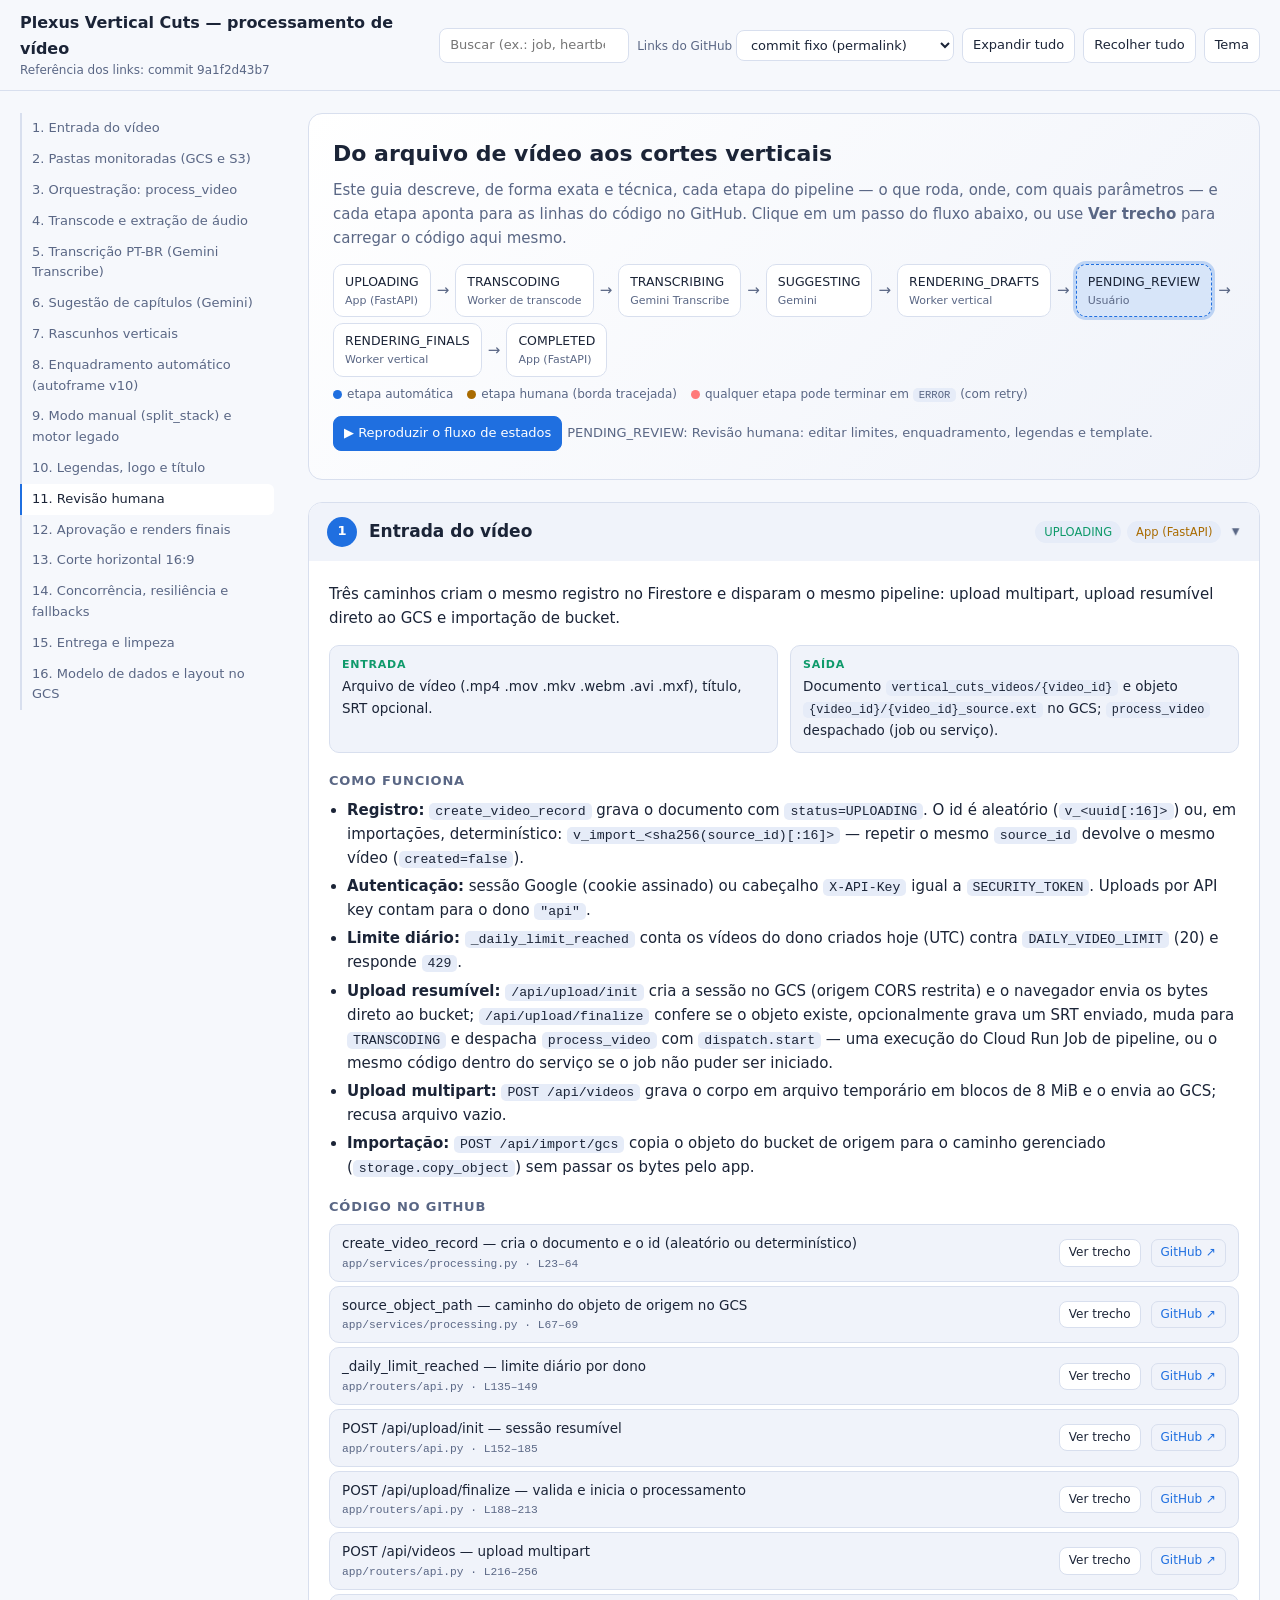
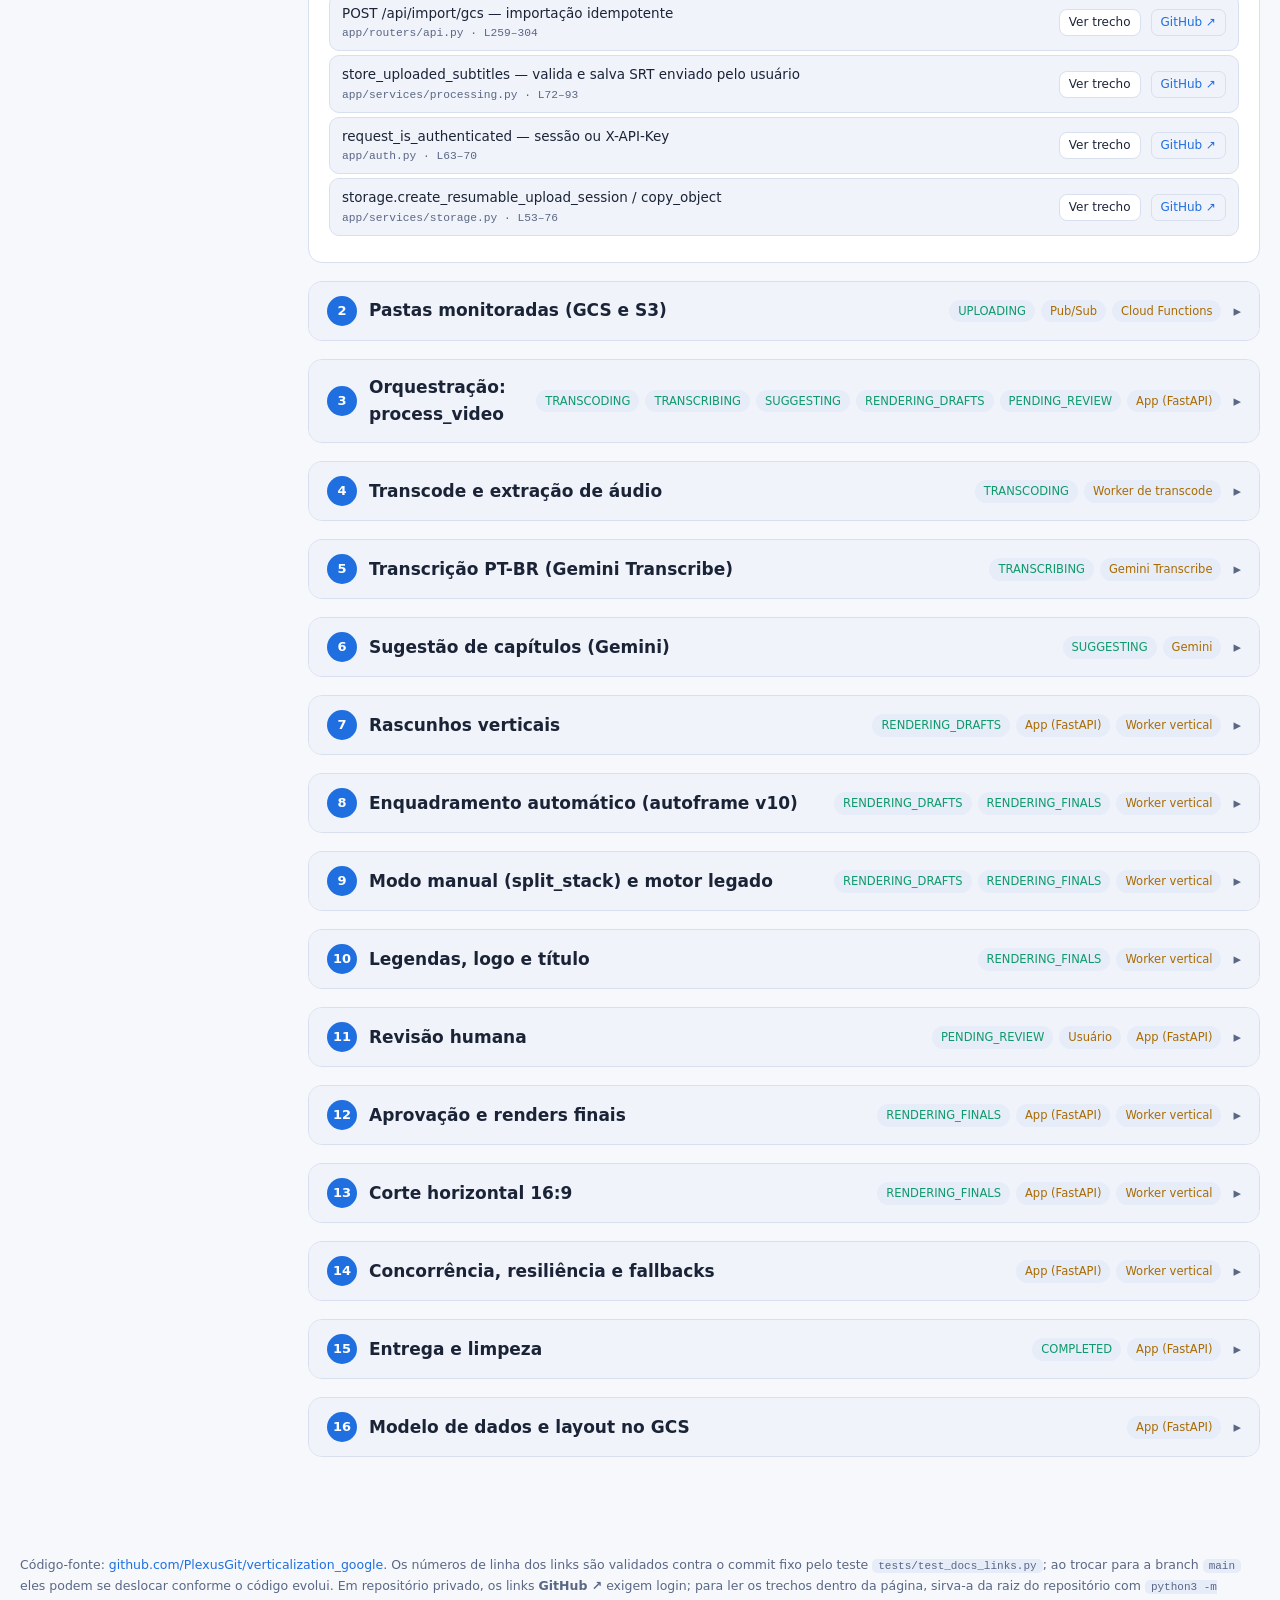
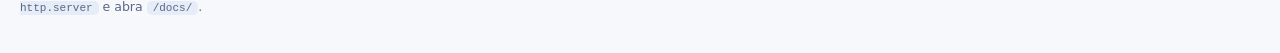
<file: docs/index.html>
<!doctype html>
<html lang="pt-BR">
<head>
<meta charset="utf-8">
<meta name="viewport" content="width=device-width, initial-scale=1">
<title>Plexus Vertical Cuts — Como o vídeo é processado</title>
<style>
:root{--bg:#0f1420;--panel:#171e2e;--panel2:#1d2538;--line:#2a3550;--text:#e6ebf5;--muted:#9aa8c7;--accent:#5aa2ff;--accent2:#7ee2b8;--warn:#ffcf6b;--code:#0b0f19;--chip:#24304a}
:root[data-theme=light]{--bg:#f6f8fc;--panel:#ffffff;--panel2:#f0f3fa;--line:#d8dfee;--text:#1b2437;--muted:#5a6785;--accent:#1f6fe0;--accent2:#0f9a6b;--warn:#a96b00;--code:#f3f5fa;--chip:#e6ecf8}
*{box-sizing:border-box}html{scroll-behavior:smooth;scroll-padding-top:76px}
body{margin:0;background:var(--bg);color:var(--text);font:15px/1.6 system-ui,-apple-system,Segoe UI,Roboto,sans-serif}
a{color:var(--accent);text-decoration:none}a:hover{text-decoration:underline}
code,pre,.mono{font-family:ui-monospace,SFMono-Regular,Menlo,Consolas,monospace}
code{background:var(--chip);padding:1px 6px;border-radius:5px;font-size:.88em}
header{position:sticky;top:0;z-index:20;background:color-mix(in srgb,var(--bg) 92%,transparent);backdrop-filter:blur(8px);border-bottom:1px solid var(--line);display:flex;gap:14px;align-items:center;flex-wrap:wrap;padding:10px 20px}
header h1{font-size:16px;margin:0;flex:1;min-width:230px}header h1 small{display:block;color:var(--muted);font-weight:400;font-size:12px}
.ctl{display:flex;gap:8px;align-items:center;flex-wrap:wrap}
select,input[type=search],button{background:var(--panel);color:var(--text);border:1px solid var(--line);border-radius:8px;padding:6px 10px;font:inherit;font-size:13px}
button{cursor:pointer}button:hover{border-color:var(--accent)}button.primary{background:var(--accent);border-color:var(--accent);color:#fff}
input[type=search]{width:190px}
.layout{display:grid;grid-template-columns:260px minmax(0,1fr);gap:28px;max-width:1380px;margin:0 auto;padding:22px 20px 80px}
nav#toc{position:sticky;top:76px;align-self:start;max-height:calc(100vh - 96px);overflow:auto;font-size:13px;padding-right:6px}
nav#toc a{display:block;padding:5px 10px;border-left:2px solid var(--line);color:var(--muted);border-radius:0 6px 6px 0}
nav#toc a.active{border-left-color:var(--accent);color:var(--text);background:var(--panel)}
nav#toc a.hidden{display:none}
.hero{background:linear-gradient(135deg,var(--panel),var(--panel2));border:1px solid var(--line);border-radius:14px;padding:22px 24px;margin-bottom:22px}
.hero h2{margin:0 0 6px;font-size:22px}.hero p{margin:6px 0;color:var(--muted)}
.flow{display:flex;flex-wrap:wrap;gap:6px;align-items:center;margin:14px 0 6px}
.node{border:1px solid var(--line);background:var(--panel);border-radius:10px;padding:7px 11px;font-size:12.5px;cursor:pointer;transition:.2s;position:relative}
.node b{display:block;font-size:11px;color:var(--muted);font-weight:500}
.node.on{border-color:var(--accent);background:color-mix(in srgb,var(--accent) 18%,var(--panel));box-shadow:0 0 0 3px color-mix(in srgb,var(--accent) 25%,transparent)}
.node.user{border-style:dashed}.node.err{border-color:#ff7a7a}
.arrow{color:var(--muted)}
.legend{display:flex;gap:14px;flex-wrap:wrap;font-size:12px;color:var(--muted);margin-top:8px}
.dot{display:inline-block;width:9px;height:9px;border-radius:50%;margin-right:5px;vertical-align:middle}
details.stage{background:var(--panel);border:1px solid var(--line);border-radius:14px;margin:0 0 18px;overflow:hidden}
details.stage.hit{outline:2px solid var(--accent2)}
details.stage>summary,.stage-head{display:flex;gap:12px;align-items:center;padding:14px 18px;cursor:pointer;list-style:none;background:var(--panel2)}
.stage-head::-webkit-details-marker{display:none}
.num{flex:none;width:30px;height:30px;border-radius:50%;background:var(--accent);color:#fff;display:grid;place-items:center;font-weight:700;font-size:13px}
.stage-head h3{margin:0;font-size:17px;flex:1}
.chips{display:flex;gap:6px;flex-wrap:wrap}.chip{background:var(--chip);border-radius:999px;padding:2px 9px;font-size:11.5px;color:var(--muted)}
.chip.st{color:var(--accent2)}.chip.who{color:var(--warn)}
.caret{color:var(--muted);transition:.2s}details[open]>.stage-head .caret{transform:rotate(90deg)}
.body{padding:6px 20px 20px}
.body h4{margin:18px 0 6px;font-size:13px;text-transform:uppercase;letter-spacing:.06em;color:var(--muted)}
.body ul{margin:6px 0 6px 18px;padding:0}.body li{margin:4px 0}
.io{display:grid;grid-template-columns:1fr 1fr;gap:12px;margin:12px 0}
.io>div{background:var(--panel2);border:1px solid var(--line);border-radius:10px;padding:10px 12px;font-size:13.5px}
.io b{display:block;font-size:11px;text-transform:uppercase;letter-spacing:.07em;color:var(--accent2);margin-bottom:3px}
table.t{width:100%;border-collapse:collapse;font-size:13.5px;margin:6px 0}
table.t th,table.t td{border-bottom:1px solid var(--line);padding:6px 8px;text-align:left;vertical-align:top}
table.t th{color:var(--muted);font-weight:600;font-size:12px}
.refs{list-style:none;margin:6px 0!important;padding:0!important}
.ref{border:1px solid var(--line);border-radius:10px;margin:7px 0;background:var(--panel2)}
.ref-row{display:flex;gap:10px;align-items:center;padding:8px 12px;flex-wrap:wrap}
.ref-row .lbl{flex:1;min-width:200px;font-size:13.5px}
.ref-row .lbl small{display:block;color:var(--muted)}
.ref-row a.gh{font-size:12px;border:1px solid var(--line);border-radius:7px;padding:3px 9px;white-space:nowrap}
.ref-row button{font-size:12px;padding:3px 9px}
pre.snip{margin:0;padding:10px 12px;background:var(--code);border-top:1px solid var(--line);overflow:auto;font-size:12.3px;line-height:1.5;max-height:420px}
pre.snip .ln{color:var(--muted);user-select:none;display:inline-block;width:46px;text-align:right;margin-right:12px}
.note{border-left:3px solid var(--warn);background:color-mix(in srgb,var(--warn) 10%,var(--panel2));padding:8px 12px;border-radius:0 8px 8px 0;margin:10px 0;font-size:13.5px}
.tabs{display:flex;gap:6px;margin:12px 0 0;flex-wrap:wrap}.tabs button.on{background:var(--accent);border-color:var(--accent);color:#fff}
.tabpane{display:none;padding-top:4px}.tabpane.on{display:block}
.widget{background:var(--panel2);border:1px solid var(--line);border-radius:12px;padding:14px;margin:14px 0}
.widget h5{margin:0 0 8px;font-size:14px}
.row{display:flex;gap:16px;flex-wrap:wrap;align-items:flex-start}
canvas{background:#000;border-radius:8px;max-width:100%;border:1px solid var(--line)}
label.sl{display:block;font-size:12.5px;color:var(--muted);margin:6px 0}label.sl input[type=range]{width:100%}
.out{font-size:13px}.out b{color:var(--accent2)}
.fp label{display:flex;gap:8px;align-items:flex-start;margin:5px 0;font-size:13.5px}
.verdict{margin-top:10px;padding:10px 12px;border-radius:8px;font-weight:600}
.verdict.ok{background:color-mix(in srgb,var(--accent2) 16%,transparent);color:var(--accent2)}
.verdict.bad{background:color-mix(in srgb,var(--warn) 16%,transparent);color:var(--warn)}
footer{max-width:1380px;margin:0 auto;padding:0 20px 40px;color:var(--muted);font-size:12.5px}
mark{background:color-mix(in srgb,var(--warn) 45%,transparent);color:inherit;border-radius:3px}
@media(max-width:900px){.layout{grid-template-columns:1fr}nav#toc{display:none}.io{grid-template-columns:1fr}}
</style>
</head>
<body>
<header>
  <h1>Plexus Vertical Cuts — processamento de vídeo<small id="refline"></small></h1>
  <div class="ctl">
    <input id="q" type="search" placeholder="Buscar (ex.: job, heartbeat, ffmpeg, fingerprint)…" aria-label="Buscar">
    <label style="font-size:12px;color:var(--muted)">Links do GitHub
      <select id="refsel">
        <option value="commit">commit fixo (permalink)</option>
        <option value="branch">branch main (pode mudar)</option>
      </select></label>
    <button id="expand">Expandir tudo</button>
    <button id="collapse">Recolher tudo</button>
    <button id="theme" aria-label="Alternar tema">Tema</button>
  </div>
</header>

<div class="layout">
  <nav id="toc" aria-label="Etapas"></nav>
  <main id="content">
    <div class="hero" id="hero">
      <h2>Do arquivo de vídeo aos cortes verticais</h2>
      <p>Este guia descreve, de forma exata e técnica, cada etapa do pipeline — o que roda, onde, com quais parâmetros — e cada etapa aponta para as linhas do código no GitHub. Clique em um passo do fluxo abaixo, ou use <b>Ver trecho</b> para carregar o código aqui mesmo.</p>
      <div class="flow" id="flow"></div>
      <div class="legend">
        <span><i class="dot" style="background:var(--accent)"></i>etapa automática</span>
        <span><i class="dot" style="background:var(--warn)"></i>etapa humana (borda tracejada)</span>
        <span><i class="dot" style="background:#ff7a7a"></i>qualquer etapa pode terminar em <code>ERROR</code> (com retry)</span>
      </div>
      <p style="margin-top:12px"><button class="primary" id="play">▶ Reproduzir o fluxo de estados</button> <span id="playinfo" class="out"></span></p>
    </div>
    <div id="stages"></div>
  </main>
</div>
<footer>
  Código-fonte: <a id="repolink" target="_blank" rel="noopener"></a>. Os números de linha dos links são validados contra o commit fixo pelo teste <code>tests/test_docs_links.py</code>; ao trocar para a branch <code>main</code> eles podem se deslocar conforme o código evolui. Em repositório privado, os links <b>GitHub ↗</b> exigem login; para ler os trechos dentro da página, sirva-a da raiz do repositório com <code>python3 -m http.server</code> e abra <code>/docs/</code>.
</footer>

<script type="application/json" id="doc-data">
{
  "repo": "https://github.com/PlexusGit/verticalization_google",
  "commit": "9a1f2d43b79993751ced3e676be9519b422d91a1",
  "branch": "main",
  "states": [
    {"id": "UPLOADING", "label": "UPLOADING", "who": "app", "stage": "intake", "text": "Registro criado; aguardando o arquivo de origem."},
    {"id": "TRANSCODING", "label": "TRANSCODING", "who": "transcode", "stage": "transcode", "text": "Worker de transcode gera o MP4 H.264 normalizado e os blocos de áudio MP3."},
    {"id": "TRANSCRIBING", "label": "TRANSCRIBING", "who": "transcribe", "stage": "transcribe", "text": "Gemini Transcribe (com Chirp 3 como fallback) transcreve cada bloco de áudio."},
    {"id": "SUGGESTING", "label": "SUGGESTING", "who": "gemini", "stage": "suggest", "text": "Gemini propõe capítulos a partir das legendas."},
    {"id": "RENDERING_DRAFTS", "label": "RENDERING_DRAFTS", "who": "render", "stage": "drafts", "text": "Um rascunho vertical (sem legendas/template) por capítulo."},
    {"id": "PENDING_REVIEW", "label": "PENDING_REVIEW", "who": "user", "stage": "review", "text": "Revisão humana: editar limites, enquadramento, legendas e template."},
    {"id": "RENDERING_FINALS", "label": "RENDERING_FINALS", "who": "render", "stage": "approve", "text": "Finais verticais com legendas e template + corte horizontal 16:9."},
    {"id": "COMPLETED", "label": "COMPLETED", "who": "app", "stage": "delivery", "text": "Tudo pronto para download."}
  ],
  "stages": [
    {
      "id": "intake", "title": "Entrada do vídeo", "status": ["UPLOADING"], "who": ["app"],
      "summary": "Três caminhos criam o mesmo registro no Firestore e disparam o mesmo pipeline: upload multipart, upload resumível direto ao GCS e importação de bucket.",
      "io": {"in": "Arquivo de vídeo (.mp4 .mov .mkv .webm .avi .mxf), título, SRT opcional.", "out": "Documento <code>vertical_cuts_videos/{video_id}</code> e objeto <code>{video_id}/{video_id}_source.ext</code> no GCS; <code>process_video</code> despachado (job ou serviço)."},
      "facts": [
        "<b>Registro:</b> <code>create_video_record</code> grava o documento com <code>status=UPLOADING</code>. O id é aleatório (<code>v_&lt;uuid[:16]&gt;</code>) ou, em importações, determinístico: <code>v_import_&lt;sha256(source_id)[:16]&gt;</code> — repetir o mesmo <code>source_id</code> devolve o mesmo vídeo (<code>created=false</code>).",
        "<b>Autenticação:</b> sessão Google (cookie assinado) ou cabeçalho <code>X-API-Key</code> igual a <code>SECURITY_TOKEN</code>. Uploads por API key contam para o dono <code>\"api\"</code>.",
        "<b>Limite diário:</b> <code>_daily_limit_reached</code> conta os vídeos do dono criados hoje (UTC) contra <code>DAILY_VIDEO_LIMIT</code> (20) e responde <code>429</code>.",
        "<b>Upload resumível:</b> <code>/api/upload/init</code> cria a sessão no GCS (origem CORS restrita) e o navegador envia os bytes direto ao bucket; <code>/api/upload/finalize</code> confere se o objeto existe, opcionalmente grava um SRT enviado, muda para <code>TRANSCODING</code> e despacha <code>process_video</code> com <code>dispatch.start</code> — uma execução do Cloud Run Job de pipeline, ou o mesmo código dentro do serviço se o job não puder ser iniciado.",
        "<b>Upload multipart:</b> <code>POST /api/videos</code> grava o corpo em arquivo temporário em blocos de 8 MiB e o envia ao GCS; recusa arquivo vazio.",
        "<b>Importação:</b> <code>POST /api/import/gcs</code> copia o objeto do bucket de origem para o caminho gerenciado (<code>storage.copy_object</code>) sem passar os bytes pelo app."
      ],
      "refs": [
        {"label": "create_video_record — cria o documento e o id (aleatório ou determinístico)", "path": "app/services/processing.py", "start": 23, "end": 64, "symbol": "def create_video_record"},
        {"label": "source_object_path — caminho do objeto de origem no GCS", "path": "app/services/processing.py", "start": 67, "end": 69, "symbol": "def source_object_path"},
        {"label": "_daily_limit_reached — limite diário por dono", "path": "app/routers/api.py", "start": 135, "end": 149, "symbol": "def _daily_limit_reached"},
        {"label": "POST /api/upload/init — sessão resumível", "path": "app/routers/api.py", "start": 152, "end": 185, "symbol": "async def upload_init"},
        {"label": "POST /api/upload/finalize — valida e inicia o processamento", "path": "app/routers/api.py", "start": 188, "end": 213, "symbol": "async def upload_finalize"},
        {"label": "POST /api/videos — upload multipart", "path": "app/routers/api.py", "start": 216, "end": 256, "symbol": "async def multipart_upload"},
        {"label": "POST /api/import/gcs — importação idempotente", "path": "app/routers/api.py", "start": 259, "end": 304, "symbol": "async def import_gcs"},
        {"label": "store_uploaded_subtitles — valida e salva SRT enviado pelo usuário", "path": "app/services/processing.py", "start": 72, "end": 93, "symbol": "def store_uploaded_subtitles"},
        {"label": "request_is_authenticated — sessão ou X-API-Key", "path": "app/auth.py", "start": 63, "end": 70, "symbol": "def request_is_authenticated"},
        {"label": "storage.create_resumable_upload_session / copy_object", "path": "app/services/storage.py", "start": 53, "end": 76, "symbol": "def copy_object"}
      ]
    },
    {
      "id": "watch", "title": "Pastas monitoradas (GCS e S3)", "status": ["UPLOADING"], "who": ["pubsub", "functions"],
      "summary": "Duas Cloud Functions Gen2 transformam a chegada de um arquivo em um bucket em uma chamada a <code>/api/import/gcs</code>.",
      "io": {"in": "Notificação <code>OBJECT_FINALIZE</code> do GCS (via Pub/Sub) ou evento S3 (via ponte AWS → Pub/Sub).", "out": "<code>POST /api/import/gcs</code> com <code>Idempotency-Key</code> e <code>X-API-Key</code>."},
      "facts": [
        "<b>GCS:</b> a função decodifica a mensagem Pub/Sub (base64 → JSON), ignora eventos que não sejam <code>OBJECT_FINALIZE</code>, outro bucket ou extensão fora da lista, e chama a API; é a API que copia o objeto para o bucket gerenciado.",
        "<b>S3:</b> a função faz <i>streaming</i> do objeto (<code>boto3 get_object</code> → upload resumível do GCS em blocos de 16 MiB, sem passar por memória ou disco) para <code>{S3_GCS_PREFIX}/{bucket}/{hash}/{arquivo}</code> com <code>if_generation_match=0</code>; pula a cópia se o destino já existe; chama a API e, depois, apaga a cópia intermediária.",
        "<b>Idempotência:</b> chave = SHA-256 de <code>bucket + objeto + generation</code> (GCS) ou <code>bucket + chave + versionId/etag/sequencer</code> (S3).",
        "<b>Retentativas:</b> <code>2xx</code>/<code>409</code> = sucesso; <code>400/404/413/415/422</code> = rejeição permanente (confirma a mensagem); <code>401/403/408/429/5xx</code> e erros de rede lançam exceção e o Pub/Sub reentrega (<code>--retry</code>).",
        "O guia operacional (buckets, IAM, gatilhos, ponte AWS) está em <code>watch-folder-functions/README.md</code>."
      ],
      "refs": [
        {"label": "process_gcs_bucket — handler do gatilho GCS", "path": "watch-folder-functions/process_gcs_bucket/main.py", "start": 136, "end": 171, "symbol": "def process_gcs_bucket"},
        {"label": "GCS: _post_import — classificação das respostas da API", "path": "watch-folder-functions/process_gcs_bucket/main.py", "start": 105, "end": 133, "symbol": "def _post_import"},
        {"label": "process_s3_bucket — handler do gatilho S3", "path": "watch-folder-functions/process_S3_bucket/main.py", "start": 259, "end": 291, "symbol": "def process_s3_bucket"},
        {"label": "S3: _download_and_upload — streaming S3 → GCS", "path": "watch-folder-functions/process_S3_bucket/main.py", "start": 152, "end": 193, "symbol": "def _download_and_upload"},
        {"label": "S3: _idempotency_key / _destination_path", "path": "watch-folder-functions/process_S3_bucket/main.py", "start": 128, "end": 142, "symbol": "def _idempotency_key"},
        {"label": "deploy da função GCS (gatilho Pub/Sub, segredo da API)", "path": "watch-folder-functions/process_gcs_bucket/deploy.sh", "start": 36, "end": 49, "symbol": "gcloud functions deploy"}
      ]
    },
    {
      "id": "orchestrate", "title": "Orquestração: process_video", "status": ["TRANSCODING", "TRANSCRIBING", "SUGGESTING", "RENDERING_DRAFTS", "PENDING_REVIEW"], "who": ["app"],
      "summary": "<code>process_video</code> é a máquina de estados do pré-processamento. Roda como execução de um Cloud Run Job (com o mesmo código dentro do app como reserva), persiste a saída de cada etapa antes de seguir e, por isso, pode ser retomada.",
      "io": {"in": "<code>video_id</code> com <code>gcs_source_path</code>.", "out": "Capítulos com rascunhos prontos e <code>status=PENDING_REVIEW</code> — ou <code>ERROR</code> com <code>error</code>/<code>error_type</code>."},
      "facts": [
        "<b>Retomável:</b> o transcode só roda se <code>gcs_high_path</code> não existe no storage ou faltam <code>gcs_audio_chunks</code>; a transcrição só roda se <code>subtitle_text</code> está vazio. Um <code>retry</code> e a retomada automática de um vídeo interrompido reaproveitam o que já foi salvo (<code>resume=True</code>): capítulos, rascunhos concluídos e renders que o worker terminou.",
        "<b>Estados:</b> cada etapa chama <code>_stage</code> (atualiza <code>status</code> e <code>updated_at</code>). Qualquer exceção cai em <code>_set_error</code>, que grava <code>ERROR</code> + mensagem.",
        "<b>Observabilidade:</b> <code>events.record</code> escreve um log JSON estruturado e, em melhor esforço, um documento em <code>events/</code> do vídeo; falha de Firestore nunca interrompe a mídia.",
        "<b>Rascunhos e finais em paralelo:</b> os capítulos renderizam ao mesmo tempo, até <code>RENDER_PARALLELISM</code> (5) — o serviço de render abre uma instância por requisição. Falhas são acumuladas e levantadas depois do lote (um capítulo ruim não impede os demais, mas o vídeo termina em <code>ERROR</code>)."
      ],
      "refs": [
        {"label": "process_video — todo o pipeline de pré-processamento", "path": "app/services/processing.py", "start": 113, "end": 349, "symbol": "def _process_video"},
        {"label": "_stage / _set_error — transições de estado e erro", "path": "app/services/processing.py", "start": 904, "end": 920, "symbol": "def _stage"},
        {"label": "events.record — log estruturado + histórico durável", "path": "app/services/events.py", "start": 31, "end": 66, "symbol": "def record"},
        {"label": "VideoStatus — estados possíveis", "path": "app/models.py", "start": 64, "end": 73, "symbol": "class VideoStatus"},
        {"label": "POST /retry — retoma a partir de ERROR/UPLOADING", "path": "app/routers/api.py", "start": 1058, "end": 1070, "symbol": "async def retry_video"},
        {"label": "_resume_if_stale — retomada automática ao abrir/listar o vídeo", "path": "app/routers/api.py", "start": 582, "end": 612, "symbol": "def _resume_if_stale"}
      ]
    },
    {
      "id": "transcode", "title": "Transcode e extração de áudio", "status": ["TRANSCODING"], "who": ["transcode"],
      "summary": "Um worker Cloud Run (Functions Framework + ffmpeg) baixa a origem e produz a versão de trabalho em MP4 H.264/AAC de até 1080p — <b>copiando o stream sem re-encode</b> quando a fonte já é compatível — e fatia o áudio em MP3 mono 16 kHz para o reconhecimento de fala.",
      "io": {"in": "<code>{video_id, gcs_source_path, high_gcs_path}</code> via <code>POST /</code> com <code>X-API-Key</code> (timeout do cliente: 3600 s).", "out": "<code>high_gcs_path</code>, <code>gcs_audio_chunks[{path, offset_seconds, end_seconds}]</code>, <code>duration_seconds</code>, <code>resolution</code>, <code>video_encoder</code>."},
      "params": [
        ["Escala", "<code>scale=-2:min(1080\\,ih)</code> — nunca amplia; largura par"],
        ["Remux", "<code>TRANSCODE_REMUX=1</code>: se a fonte já é H.264/yuv420p até a altura máxima, sem rotação e com keyframes a cada ≤<code>TRANSCODE_MAX_REMUX_KEYFRAME_GAP_SECONDS=15</code> s, o vídeo é copiado sem re-encode (o áudio ainda vira AAC)"],
        ["Codec (CPU)", "<code>libx264 -preset TRANSCODE_PRESET -crf TRANSCODE_CRF</code> (padrão <code>medium</code>/<code>18</code>; <code>veryfast</code>/<code>20</code> é ~3–4× mais rápido)"],
        ["Codec (GPU)", "<code>h264_nvenc -preset p5 -tune hq -rc vbr -cq 19 -b:v 0</code>; se falhar, refaz com libx264"],
        ["Compatibilidade", "<code>-pix_fmt yuv420p -profile:v high -movflags +faststart</code>"],
        ["Áudio do vídeo", "AAC 192 kb/s, 48 kHz"],
        ["Áudio p/ STT", "<code>-ac 1 -ar 16000 -c:a libmp3lame -b:a 64k -f segment -segment_time 600</code> (blocos de 600 s; <code>AUDIO_CHUNK_SECONDS</code> / <code>AUDIO_BITRATE</code>)"],
        ["Offsets dos blocos", "lidos do <code>-segment_list</code> (CSV) do ffmpeg — início exato de cada bloco; sobras &lt; 0,5 s são descartadas"],
        ["Timeout", "<code>TRANSCODE_TIMEOUT_SECONDS</code> = 10 800 s por comando"],
        ["Progresso", "cada passo ffmpeg grava <code>iniciou/…%/concluído</code> no log (<code>-progress pipe:1</code>, a cada 15 s) — um encode longo não parece mais travado"]
      ],
      "facts": [
        "<b>Autenticação:</b> comparação em tempo constante (<code>hmac.compare_digest</code>); sem <code>SECURITY_TOKEN</code> configurado o worker recusa tudo (falha fechada).",
        "<b>Segurança de caminhos:</b> <code>video_id</code> só aceita <code>[A-Za-z0-9._-]</code>; caminhos de objeto não podem ser <code>gs://</code> nem conter <code>..</code>.",
        "<b>Limite de duração:</b> o app compara <code>duration_seconds</code> com <code>MAX_VIDEO_DURATION_SECONDS</code> (3600) <i>depois</i> do transcode e falha o vídeo se excedido.",
        "<b>Persistência no app:</b> grava <code>gcs_high_path</code>, <code>gcs_audio_chunks</code>, <code>duration_seconds</code> e <code>video_resolution{w,h}</code>. Todos os renders posteriores usam o <code>_high.mp4</code>, não o arquivo original.",
        "<b>Por que o limite de keyframes:</b> o corte dos capítulos e a análise de frames buscam a partir do keyframe anterior; um arquivo remuxado mantém o layout original de keyframes, então só vídeos com keyframes razoavelmente próximos (≤15 s) podem pular o re-encode.",
        "<b>Rotação é excluída do remux:</b> o re-encode aplica a rotação nos pixels; copiar o stream manteria a tag e confundiria a análise de frames.",
        "<b>Reuso no retry:</b> blocos de áudio gravados como FLAC por versões anteriores não são reaproveitados quando ainda falta transcrever (poderiam exceder o limite de envio inline); o transcode refaz o áudio em MP3. Com legendas já salvas, nada é refeito.",
        "<b>Capacidade do worker:</b> o transcode escala até <code>TRANSCODE_MAX_INSTANCES</code> (padrão 5 em CPU, 1 com GPU) com <code>concurrency=1</code>. Quando o Cloud Run informa que não há instância livre (429/503, ou 500 \"waiting too long for an available instance\"), o app repete o pedido por até <code>TRANSCODE_QUEUE_WAIT_SECONDS</code> (1800 s); falhas reais do worker nunca são repetidas.",
        "<b>Falha sem áudio:</b> se não há fluxo de áudio extraível, o transcode falha (<code>source contains no extractable audio stream</code>)."
      ],
      "refs": [
        {"label": "app: transcode.submit — cliente HTTP do worker", "path": "app/services/transcode.py", "start": 30, "end": 56, "symbol": "def submit"},
        {"label": "worker: process_transcode — rota HTTP, auth e códigos de erro", "path": "transcode_function/main.py", "start": 54, "end": 102, "symbol": "def process_transcode"},
        {"label": "worker: TranscodeProcessor.process — baixar, transcodificar, fatiar áudio, subir", "path": "transcode_function/processor.py", "start": 449, "end": 577, "symbol": "def process"},
        {"label": "probe_media — duração, dimensões e codec via ffprobe", "path": "transcode_function/processor.py", "start": 146, "end": 177, "symbol": "def probe_media"},
        {"label": "measure_max_keyframe_gap — maior lacuna entre keyframes", "path": "transcode_function/processor.py", "start": 198, "end": 225, "symbol": "def measure_max_keyframe_gap"},
        {"label": "remux_blocker — motivo que impede a cópia do stream", "path": "transcode_function/processor.py", "start": 228, "end": 246, "symbol": "def remux_blocker"},
                {"label": "_run / _run_with_progress — logs de início, progresso % e fim", "path": "transcode_function/processor.py", "start": 342, "end": 369, "symbol": "def _run"},
        {"label": "build_video_command — comando ffmpeg do vídeo normalizado", "path": "transcode_function/processor.py", "start": 249, "end": 268, "symbol": "def build_video_command"},
        {"label": "build_audio_command — blocos MP3 mono 16 kHz com lista de segmentos", "path": "transcode_function/processor.py", "start": 286, "end": 303, "symbol": "def build_audio_command"},
        {"label": "read_audio_segments — offsets exatos a partir do CSV do ffmpeg", "path": "transcode_function/processor.py", "start": 309, "end": 328, "symbol": "def read_audio_segments"},
                {"label": "app: bloco de transcode dentro de process_video (inclui a regra de reuso dos blocos)", "path": "app/services/processing.py", "start": 141, "end": 206, "symbol": "result = transcode.submit"}
      ]
    },
    {
      "id": "transcribe", "title": "Transcrição PT-BR (Gemini Transcribe)", "status": ["TRANSCRIBING"], "who": ["transcribe"],
      "summary": "Cada bloco MP3 é enviado <i>inline</i> ao modelo <code>gemini-3.5-transcribe</code> com tempos por palavra; as palavras viram legendas SRT com o deslocamento exato do bloco. Se o Gemini falhar depois das próprias tentativas, todo o vídeo é transcrito de novo com o Chirp 3 (Speech-to-Text v2).",
      "io": {"in": "<code>gcs_audio_chunks</code> ordenados por <code>offset_seconds</code>.", "out": "SRT canônico em <code>{video_id}/{video_id}.srt</code> e <code>subtitle_text</code> + <code>subtitle_source</code> (<code>gemini_transcribe</code> ou <code>chirp_3_pt_br</code>) no documento."},
      "params": [
        ["Motor", "<code>SUBTITLE_ENGINE</code> = <code>gemini</code> (padrão) ou <code>chirp</code>; <code>SUBTITLE_FALLBACK_TO_CHIRP</code> (padrão <code>true</code>)"],
        ["Modelo / idioma", "<code>TRANSCRIBE_MODEL</code> = <code>gemini-3.5-transcribe</code>; <code>TRANSCRIBE_LANGUAGE_CODES</code> = <code>pt-BR</code> (vazio = detecção automática); <code>word_timestamp=True</code>"],
        ["Envio", "áudio <i>inline</i> (<code>Part.from_bytes</code>, <code>audio/mp3</code>); só os MP3 pequenos são baixados do GCS, nunca o vídeo"],
        ["Paralelismo", "<code>TRANSCRIBE_CONCURRENCY</code> = 3 blocos ao mesmo tempo"],
        ["Tentativas", "<code>TRANSCRIBE_MAX_ATTEMPTS</code> = 5 por bloco; reexecuta <code>429/500/502/503/504</code> e erros de rede/timeout; outros erros falham na hora"],
        ["Backoff", "5 s dobrando até 60 s, mais jitter de até 25 %"],
        ["Timeout", "<code>TRANSCRIBE_REQUEST_TIMEOUT_SECONDS</code> = 300 s por requisição"],
        ["Agrupamento", "legendas de até ~80 caracteres / ~5 s; quebra em pausas &gt; 1,5 s e no fim de frases (a partir de 35 caracteres); palavra sem fim válido recebe 0,3 s"]
      ],
      "facts": [
        "<b>Pulada</b> quando o vídeo já tem <code>subtitle_text</code> (SRT enviado pelo usuário ou transcrição anterior).",
        "<b>Offset:</b> o tempo de cada palavra do bloco <i>n</i> recebe o início exato do bloco (vindo do <code>segment_list</code> do ffmpeg), logo o SRT final está na linha do tempo do vídeo inteiro. Os cues são ordenados e cada fim é cortado para não invadir o próximo.",
        "<b>Sem buracos:</b> se um bloco falhar após todas as tentativas, a transcrição inteira falha — o SRT nunca sai com trechos faltando. Um bloco sem fala devolve zero cues; se <i>nenhum</i> bloco tiver fala, o erro é <code>nenhuma fala detectada</code>.",
        "<b>Fallback:</b> o evento <code>engine_fallback</code> é gravado e o Chirp 3 refaz <i>todo</i> o vídeo a partir dos mesmos blocos MP3 (<code>BatchRecognize</code>, <code>chirp_3</code>, alternando <code>CHIRP_LOCATION</code>/<code>CHIRP_FALLBACK_LOCATION</code>, até 6 tentativas por bloco em 429). Se os dois falham, o erro traz as duas causas.",
        "<b>Histórico:</b> cada passo (<code>gemini_request_started</code>, <code>gemini_request_retry</code>, <code>gemini_chunk_parsed</code>, <code>gemini_request_failed</code>…) vira um evento durável; falhas são <code>ERROR</code> e retentativas/fallback são <code>WARNING</code>."
      ],
      "refs": [
        {"label": "transcribe_chunks — baixa os blocos, transcreve em paralelo e monta o SRT", "path": "app/services/transcribe.py", "start": 266, "end": 340, "symbol": "def transcribe_chunks"},
        {"label": "_transcribe_chunk — uma requisição por bloco, com retry e backoff", "path": "app/services/transcribe.py", "start": 176, "end": 259, "symbol": "def _transcribe_chunk"},
        {"label": "extract_words / group_cues / non_overlapping — palavras → legendas", "path": "app/services/transcribe.py", "start": 89, "end": 153, "symbol": "def extract_words"},
        {"label": "is_retryable — quais erros são reexecutados", "path": "app/services/transcribe.py", "start": 162, "end": 165, "symbol": "def is_retryable"},
        {"label": "transcribe_audio_chunks — escolha do motor e fallback para o Chirp 3", "path": "app/services/subtitles.py", "start": 38, "end": 68, "symbol": "def transcribe_audio_chunks"},
        {"label": "Chirp 3 (fallback): transcribe_chunks", "path": "app/services/chirp.py", "start": 264, "end": 298, "symbol": "def transcribe_chunks"},
        {"label": "Chirp 3 (fallback): _recognize — regiões alternadas e backoff", "path": "app/services/chirp.py", "start": 149, "end": 241, "symbol": "def _recognize"},
        {"label": "SRT: parse_srt / to_srt / slice_srt", "path": "app/services/srt.py", "start": 33, "end": 70, "symbol": "def parse_srt"},
        {"label": "bloco de transcrição dentro de process_video", "path": "app/services/processing.py", "start": 208, "end": 266, "symbol": "subtitles.transcribe_audio_chunks"}
      ]
    },
    {
      "id": "suggest", "title": "Sugestão de capítulos (Gemini)", "status": ["SUGGESTING"], "who": ["gemini"],
      "summary": "O SRT completo é enviado ao Gemini com um prompt editável; a resposta estruturada (JSON validado por Pydantic) vira os capítulos do vídeo.",
      "io": {"in": "<code>subtitle_text</code> (SRT) + prompt (override no Firestore ou padrão).", "out": "Documentos <code>chapters/chapter_001…N</code> com título, justificativa, limites e legenda relativa."},
      "facts": [
        "<b>Prompt:</b> <code>prompts.get_prompt</code> devolve a edição do administrador (coleção <code>vertical_cuts_prompts</code>) ou o texto padrão. Os marcadores <code>{minimum}</code>/<code>{maximum}</code> (15 e 180 s) são preenchidos com <code>str.format</code>; se a edição quebrar os marcadores, o padrão é usado — o pipeline nunca falha por um prompt ruim.",
        "<b>Saída estruturada:</b> <code>response_mime_type=application/json</code> + <code>response_schema=ChapterSuggestions</code>, modelo <code>GEMINI_MODEL</code> (padrão <code>gemini-2.5-flash</code>). Cada item é validado: <code>start ≥ 0</code> e <code>end &gt; start</code>.",
        "<b>O que o código <i>não</i> garante:</b> a duração mínima/máxima e a ausência de sobreposição são pedidas no prompt, mas não são verificadas no código; só os limites do vídeo são checados na edição manual (<code>PUT /chapters</code>).",
        "<b>Persistência:</b> para cada sugestão grava <code>chapter_%03d</code> com <code>selected=true</code>, <code>draft_status=QUEUED</code> e o SRT recortado por <code>srt.slice_srt</code> — cues que intersectam o intervalo, deslocados para o tempo <i>relativo ao capítulo</i>.",
        "Sem nenhum capítulo sugerido, o vídeo vai a <code>ERROR</code> (<code>nenhum capítulo foi sugerido</code>)."
      ],
      "refs": [
        {"label": "suggest_chapters — chamada ao Gemini", "path": "app/services/gemini.py", "start": 38, "end": 68, "symbol": "def suggest_chapters"},
        {"label": "SuggestedChapter — validação de cada capítulo", "path": "app/services/gemini.py", "start": 12, "end": 31, "symbol": "class SuggestedChapter"},
        {"label": "prompt padrão e registro de prompts", "path": "app/services/prompts.py", "start": 16, "end": 36, "symbol": "DEFAULT_CHAPTER_PROMPT"},
        {"label": "get_prompt — override do Firestore ou padrão", "path": "app/services/prompts.py", "start": 43, "end": 51, "symbol": "def get_prompt"},
        {"label": "slice_srt — recorte e deslocamento para tempo relativo", "path": "app/services/srt.py", "start": 62, "end": 70, "symbol": "def slice_srt"},
        {"label": "criação dos capítulos dentro de process_video", "path": "app/services/processing.py", "start": 278, "end": 329, "symbol": "suggestions = gemini.suggest_chapters"},
        {"label": "POST /regenerate-chapters — substitui todos os capítulos", "path": "app/routers/api.py", "start": 807, "end": 835, "symbol": "async def regenerate_chapters"}
      ]
    },
    {
      "id": "drafts", "title": "Rascunhos verticais", "status": ["RENDERING_DRAFTS"], "who": ["app", "render"],
      "summary": "Para cada capítulo o app monta um payload de render e chama o worker vertical (Cloud Run). O rascunho serve para revisar o <b>enquadramento</b>: não leva legendas nem template.",
      "io": {"in": "Capítulo + <code>RenderRequest</code> (padrão: <code>center_crop</code>).", "out": "<code>{video}/chapters/{chapter}/draft_xxxxxxxxxx.mp4</code> (1080×1920) e o plano de câmera v10 persistido."},
      "facts": [
        "<b>Registro do render:</b> <code>render_chapter</code> cria <code>renders/{render_id}</code> (<code>QUEUED</code>) e marca <code>draft_status=PROCESSING</code> no capítulo. O <code>render_id</code> (<code>draft_</code>/<code>final_</code> + 10 hex) é a chave de concorrência.",
        "<b>Payload:</b> origem (<code>gcs_high_path</code>), <code>trim_start/end</code>, <code>video_resolution</code>, <code>mode</code>, keyframes manuais, <code>camera_plan_gcs_path/fingerprint</code> (só se <code>focal_strategy_version</code> for 10 ou 12), estilo de legenda, logo e títulos. Em rascunhos, <code>captions=[]</code>.",
        "<b>Cliente HTTP:</b> <code>vertical_render.submit</code> (timeout 3600 s) reexecuta até 2 vezes, com 10 s e 30 s de espera, só em erro de rede transitório; cada chamada traz um <code>render_id</code> único, então a retentativa não duplica saída.",
        "<b>Worker:</b> valida o payload (<code>validate_request</code>: caminhos seguros, duração ≤ 6 h, ≤ 20 títulos), grava <code>PROCESSING</code> em <code>renders/</code> e no capítulo, baixa origem/logo para um diretório temporário e escolhe o motor.",
        "<b>Escolha do motor:</b> <code>center_crop</code> com <code>AUTOFRAME_ENGINE=v12</code> (YuNet, imagem CPU) ou <code>v10</code> (YOLO, imagem GPU) → autoframe, com a mesma pipeline e o motor escolhido por <code>Config.for_engine</code>; qualquer outro caso (inclui <code>split_stack</code>) → renderer legado. Se o v10 lançar exceção, cai para um <b>recorte central determinístico</b> — nunca para o detector legado.",
        "<b>Após o render:</b> o worker sobe o MP4 e responde com o caminho de saída e os artefatos de enquadramento; o app grava <code>renders/{id}</code> como <code>COMPLETED</code> e, se este for o render mais recente, atualiza o capítulo (veja <i>Concorrência</i>)."
      ],
      "refs": [
        {"label": "render_chapter — registro, payload, chamada ao worker e persistência", "path": "app/services/processing.py", "start": 468, "end": 780, "symbol": "def render_chapter"},
        {"label": "montagem do payload enviado ao worker", "path": "app/services/processing.py", "start": 589, "end": 635, "symbol": "payload = {"},
        {"label": "vertical_render.submit — HTTP com retry de rede", "path": "app/services/vertical_render.py", "start": 104, "end": 140, "symbol": "def submit"},
        {"label": "worker: vertical_render — auth, validação, download, motor, upload", "path": "vertical_render_function/main.py", "start": 264, "end": 358, "symbol": "def vertical_render"},
        {"label": "worker: validate_request — contrato do payload", "path": "vertical_render_function/renderer.py", "start": 116, "end": 183, "symbol": "def validate_request"},
        {"label": "worker: seleção do motor e fallback determinístico", "path": "vertical_render_function/main.py", "start": 344, "end": 367, "symbol": "strategy_version = FOCAL_STRATEGY_VERSION"},
        {"label": "loop de rascunhos dentro de process_video", "path": "app/services/processing.py", "start": 331, "end": 348, "symbol": "_stage(ref, VideoStatus.RENDERING_DRAFTS)"}
      ]
    },
    {
      "id": "v10", "title": "Enquadramento automático (autoframe v10)", "status": ["RENDERING_DRAFTS", "RENDERING_FINALS"], "who": ["render"],
      "summary": "Para <code>center_crop</code>, o worker roda três passes: <b>analisar</b> (cenas, rostos, tracks, quem fala), <b>planejar</b> (câmera virtual com histerese) e <b>renderizar</b> (compor quadro a quadro e codificar uma única vez). Doutrina do planejador: <i>não mova a câmera a menos que precise</i>.",
      "tabs": [
        {"id": "analyze", "title": "1 · Analisar", "html": "<ul><li><b>Cenas:</b> PySceneDetect <code>ContentDetector(threshold=27, min_scene_len=max(2, 0,5 s))</code> no intervalo do capítulo.</li><li><b>Áudio:</b> ffmpeg extrai mono 16 kHz PCM do trecho; MFCC de 13 coeficientes (janela 25 ms, passo 10 ms) e VAD por RMS (janela 0,15 s; limiar = máx(0,005; 0,15 × percentil 95)). Sem áudio, tudo vira silêncio e a análise segue.</li><li><b>Rostos:</b> YOLO11n-face (<code>conf 0,5</code>, <code>imgsz 640</code>, lotes de 16 quadros) em <b>todos</b> os quadros, no dispositivo resolvido (<code>cuda</code>/<code>mps</code>/<code>cpu</code>).</li><li><b>Tracking:</b> guloso por IoU &gt; 0,4, dentro de cada cena; um track admite lacunas de até 10 quadros e precisa de mais de 10 detecções; caixas interpoladas e suavizadas (mediana, janela 13).</li><li><b>Quem fala (ASD):</b> LR-ASD (0,84 M de parâmetros) recebe o recorte 112×112 do rosto a 25 fps + MFCC e produz logits; as pontuações de janelas de 1–6 s são promediadas. Em Apple MPS o LR-ASD roda na CPU (pooling 3D não existe no MPS).</li><li><b>Fallback visual:</b> abertura da boca via FaceMesh (MediaPipe) — opcional; sem ele, só o LR-ASD decide.</li><li><b>Fusão:</b> <code>w = clip(|logit| / 1,0; 0; 1)</code>; <code>fala = w·p + (1−w)·(0,5·p + 0,5·visual)</code> com <code>p = sigmoid(logit)</code>; multiplicada por <code>1,0</code> onde o VAD detecta voz e <code>0,3</code> onde não.</li></ul>", "refs": [
          {"label": "analyze — orquestra o passe 1", "path": "vertical_render_function/autoframe_v10/analyze.py", "start": 266, "end": 386, "symbol": "def analyze"},
          {"label": "detect_scenes", "path": "vertical_render_function/autoframe_v10/analyze.py", "start": 37, "end": 50, "symbol": "def detect_scenes"},
          {"label": "extract_audio / audio_vad", "path": "vertical_render_function/autoframe_v10/analyze.py", "start": 54, "end": 93, "symbol": "def extract_audio"},
          {"label": "detect_faces (YOLO em lotes ou YuNet com stride)", "path": "vertical_render_function/autoframe_v10/analyze.py", "start": 97, "end": 128, "symbol": "def detect_faces"},
          {"label": "track_scene — tracking por IoU", "path": "vertical_render_function/autoframe_v10/analyze.py", "start": 173, "end": 199, "symbol": "def track_scene"},
          {"label": "LRASD.score — logits por quadro", "path": "vertical_render_function/autoframe_v10/analyze.py", "start": 161, "end": 211, "symbol": "class LRASD"},
          {"label": "MouthScorer — fallback visual", "path": "vertical_render_function/autoframe_v10/analyze.py", "start": 276, "end": 311, "symbol": "class MouthScorer"},
          {"label": "fusão ASD + visual + VAD", "path": "vertical_render_function/autoframe_v10/analyze.py", "start": 408, "end": 421, "symbol": "speak = w * prob"},
          {"label": "carregamento (cache) dos modelos", "path": "vertical_render_function/autoframe_v10/models.py", "start": 22, "end": 62, "symbol": "def face_detector"}
        ]},
        {"id": "plan", "title": "2 · Planejar", "html": "<ul><li><b>Alvo por quadro (histerese):</b> em cada cena, o alvo é quem fala (<code>fala ≥ 0,5</code>); sem ninguém falando, vale o maior rosto. Trocar de alvo exige que o outro tenha pontuação &gt; atual + 0,15, por <code>0,4 s</code> contínuos, e que o plano atual tenha pelo menos <code>1,5 s</code>. Trechos &lt; 0,3 s são absorvidos pelo anterior (anti-flicker).</li><li><b>Zoom fixo por segmento:</b> <code>altura_crop = clip(altura_rosto × 3,2; 0,55·H; H)</code>, <code>largura = altura × 9/16</code> (limitada à largura da fonte).</li><li><b>Posição por segmento:</b> <code>static</code> (dispersão &lt; 1,2 % da largura ou &lt; 0,5 s), <code>pan</code> (deriva &gt; 2σ com σ &lt; 6 % da largura: rampa linear) ou <code>track</code> (zona morta de 2 % da largura + filtro gaussiano σ = 0,35 s). Verticalmente o centro do rosto fica a <code>0,42</code> da altura do crop (headroom).</li><li><b>Transições:</b> entre segmentos da mesma cena, se o centro move ≤ 20 % da diagonal normalizada <i>e</i> os dois rostos coexistiram, faz <code>pan</code> de 0,45 s com easing cosseno (interpolando também o tamanho); senão, <code>cut</code>.</li><li><b>Sem rosto:</b> modo <code>center</code> — crop central 9:16 (existe o modo <code>blur</code>, não usado por padrão). O layout <code>split</code> existe no planejador, mas <code>multi_mode</code> fixo em <code>cut</code> não o expõe.</li><li>Saída: um dicionário por quadro (<code>layout</code>, <code>crop [x,y,w,h]</code>, <code>track</code>, <code>mode</code>) + lista de segmentos.</li></ul><div class=\"widget\" id=\"w-crop\"></div>", "refs": [
          {"label": "plan — passe 2, plano por quadro", "path": "vertical_render_function/autoframe_v10/plan.py", "start": 188, "end": 304, "symbol": "def plan"},
          {"label": "choose_targets — seleção do alvo com histerese", "path": "vertical_render_function/autoframe_v10/plan.py", "start": 56, "end": 99, "symbol": "def choose_targets"},
          {"label": "remove_short_runs — anti-flicker", "path": "vertical_render_function/autoframe_v10/plan.py", "start": 102, "end": 114, "symbol": "def remove_short_runs"},
          {"label": "crop_size_for — tamanho do crop (zoom)", "path": "vertical_render_function/autoframe_v10/plan.py", "start": 147, "end": 153, "symbol": "def crop_size_for"},
          {"label": "plan_segment_path — static / pan / track", "path": "vertical_render_function/autoframe_v10/plan.py", "start": 156, "end": 184, "symbol": "def plan_segment_path"},
          {"label": "transição cut × pan", "path": "vertical_render_function/autoframe_v10/plan.py", "start": 224, "end": 242, "symbol": "trans = \"cut\""},
          {"label": "constantes do planejamento (Config)", "path": "vertical_render_function/autoframe_v10/config.py", "start": 60, "end": 74, "symbol": "speak_thr"}
        ]},
        {"id": "render", "title": "3 · Renderizar", "html": "<ul><li><b>Composição:</b> OpenCV lê a fonte quadro a quadro e aplica o plano (<code>crop_resize</code> com <code>INTER_LANCZOS4</code> até 1080×1920; <code>blur_fit</code> e <code>split</code> existem para outros layouts).</li><li><b>Uma só codificação:</b> os quadros compostos seguem como <code>rawvideo bgr24</code> por <code>pipe:0</code> para um único ffmpeg. Entradas: <code>0</code> = pipe, <code>1</code> = fonte (somente o áudio, com <code>-ss/-t</code>), <code>2</code> = logo (opcional).</li><li><b>Sobreposições:</b> o <code>overlay_builder</code> (do worker) injeta legendas ASS, logo e títulos no <code>filter_complex</code> — o mesmo encadeamento do renderer legado.</li><li><b>Codificação:</b> encoder resolvido (<code>h264_nvenc</code> em CUDA, <code>h264_videotoolbox</code> em macOS, senão <code>libx264</code>), <code>-b:v 8M -pix_fmt yuv420p -movflags +faststart</code>, áudio AAC 160 kb/s, <code>-shortest</code>. Se o encoder acelerado falhar, tenta <code>libx264</code> uma vez.</li><li><b>Dispositivo/encoder:</b> <code>TRANSCODE_USE_GPU=1</code> prefere CUDA, depois MPS, senão CPU (com aviso); <code>AUTOFRAME_DEVICE</code>/<code>AUTOFRAME_ENCODER</code> forçam valores. O laço OpenCV é CPU, independente da inferência.</li><li>Timeout do ffmpeg: <code>render_timeout = 3300 s</code> (abaixo dos 3600 s do Cloud Run).</li></ul>", "refs": [
          {"label": "render_plan — aplica o plano e escolhe o encoder", "path": "vertical_render_function/autoframe_v10/render.py", "start": 201, "end": 247, "symbol": "def render_plan"},
          {"label": "_run_writer — laço quadro a quadro → ffmpeg", "path": "vertical_render_function/autoframe_v10/render.py", "start": 125, "end": 198, "symbol": "def _run_writer"},
          {"label": "ffmpeg_writer — comando e ordem das entradas", "path": "vertical_render_function/autoframe_v10/render.py", "start": 25, "end": 53, "symbol": "def ffmpeg_writer"},
          {"label": "compose / crop_resize", "path": "vertical_render_function/autoframe_v10/render.py", "start": 56, "end": 91, "symbol": "def crop_resize"},
          {"label": "resolve_device / resolve_encoder", "path": "vertical_render_function/autoframe_v10/config.py", "start": 112, "end": 165, "symbol": "def resolve_device"}
        ]},
        {"id": "artifacts", "title": "4 · Reuso do plano", "html": "<ul><li>O plano é um JSON por quadro, grande demais para o Firestore: vai como <b>gzip no GCS</b> em <code>{video}/chapters/{chapter}/autoframe/v{10|12}/{fingerprint}.plan.json.gz</code>; o caminho e o fingerprint voltam na resposta do worker e o app os grava em <code>render_options</code> do capítulo.</li><li>O <b>fingerprint</b> é o SHA-256 de: formato do plano, versão da estratégia (10 para v10, 12 para v12), caminho e <i>generation</i> do objeto de origem, <code>trim_start/end</code> (3 casas), dimensões da fonte, checksums SHA-256 dos pesos do detector (YOLO ou YuNet) e LR-ASD e as constantes (no v12 também detector, stride, NMS, escalas do ASD e interpolação) do detector/planejador/saída.</li><li>No render final, o worker recalcula o fingerprint esperado; se for igual ao recebido, baixa e valida o plano (formato + fingerprint interno) e <b>não reanalisa</b> — o final usa exatamente o enquadramento aprovado no rascunho. Qualquer divergência ou falha de download reanalisa.</li><li>O app só envia o plano se <code>focal_strategy_version</code> estiver em <code>PLAN_STRATEGY_VERSIONS</code> (10 e 12); o worker recalcula o fingerprint, que inclui o motor, então um plano de v10 nunca é reutilizado pelo v12 (e vice-versa) e é reanalisado.</li></ul><div class=\"widget fp\" id=\"w-fp\"></div>", "refs": [
          {"label": "plan_fingerprint — identidade de tudo que o plano usa", "path": "vertical_render_function/autoframe_v10/artifacts.py", "start": 54, "end": 71, "symbol": "def plan_fingerprint"},
          {"label": "campos de configuração no fingerprint", "path": "vertical_render_function/autoframe_v10/artifacts.py", "start": 21, "end": 34, "symbol": "_FINGERPRINT_FIELDS"},
          {"label": "dumps/loads do plano (gzip) e caminho do artefato", "path": "vertical_render_function/autoframe_v10/artifacts.py", "start": 74, "end": 88, "symbol": "def dumps_plan"},
          {"label": "worker: reuso ou análise + publicação do plano", "path": "vertical_render_function/main.py", "start": 198, "end": 261, "symbol": "expected_fp = artifacts.plan_fingerprint"},
          {"label": "app: persistência dos artefatos devolvidos pelo worker", "path": "app/services/processing.py", "start": 669, "end": 709, "symbol": "result = _submit_or_adopt"}
        ]}
      ],
      "io": {"in": "Fonte <code>_high.mp4</code>, <code>trim_start/end</code>, dispositivo e encoder.", "out": "MP4 1080×1920 H.264/AAC + plano gzip no GCS."},
      "refs": []
    },
    {
      "id": "manual", "title": "Modo manual (split_stack) e motor legado", "status": ["RENDERING_DRAFTS", "RENDERING_FINALS"], "who": ["render"],
      "summary": "No modo manual, o usuário define âncoras de recorte por tempo; o renderer legado traduz cada âncora em uma expressão ffmpeg com interpolação suave e empilha dois quadros 9:8.",
      "facts": [
        "<b>split_stack:</b> dois recortes de largura 9/16·altura — um para o quadro superior, outro para o inferior — escalados para 1080×960 e empilhados com <code>vstack</code>. Cada recorte segue suas próprias âncoras (<code>keyframes_top</code>/<code>keyframes_bottom</code>).",
        "<b>Âncoras:</b> <code>{time, x, y}</code>, com <code>time</code> absoluto na fonte e <code>x/y</code> = canto superior esquerdo da janela de corte. <code>keyframe_expression</code> gera uma expressão ffmpeg com easing cosseno entre âncoras; <code>compact_keyframes</code> limita o número de pontos ao que o parser do ffmpeg suporta.",
        "<b>Limites seguros:</b> a posição é sempre <code>clamp</code>ada ao quadro (<code>max(0,min(W−crop, …))</code>).",
        "<b>Encoder:</b> o caminho legado usa <code>libx264 -preset medium -crf 20</code>, <code>yuv420p</code>, AAC 160 kb/s, <code>+faststart</code>, tudo em um <code>filter_complex</code>; e é também o <b>fallback central determinístico</b> quando o v10 falha.",
        "<b>Motor v3 (legado):</b> <code>AUTOFRAME_ENGINE=legacy</code> usa o detector YuNet com focos faciais (<code>FOCAL_STRATEGY_VERSION=3</code>), compactados em até 24 keyframes."
      ],
      "refs": [
        {"label": "build_video_filter — center_crop e split_stack", "path": "vertical_render_function/renderer.py", "start": 387, "end": 429, "symbol": "def build_video_filter"},
        {"label": "keyframe_expression — interpolação cosseno em ffmpeg", "path": "vertical_render_function/renderer.py", "start": 245, "end": 267, "symbol": "def keyframe_expression"},
        {"label": "render — comando ffmpeg do motor legado", "path": "vertical_render_function/renderer.py", "start": 554, "end": 571, "symbol": "def render"},
        {"label": "análise facial legada (YuNet, v3)", "path": "vertical_render_function/face_detection.py", "start": 509, "end": 543, "symbol": "def analyze_focal_points"},
        {"label": "RenderRequest — contrato do app (modo, âncoras, estilo)", "path": "app/models.py", "start": 132, "end": 148, "symbol": "class RenderRequest"}
      ]
    },
    {
      "id": "overlays", "title": "Legendas, logo e título", "status": ["RENDERING_FINALS"], "who": ["render"],
      "summary": "Legendas, logo e título entram no <b>mesmo</b> encode, como filtros ffmpeg, na ordem: legendas → logo → títulos. Só os finais os recebem.",
      "facts": [
        "<b>Legendas:</b> o app envia cada cue em tempo <i>absoluto</i> (<code>cue.start + chapter.start</code>); o worker as converte para ASS (<code>write_ass_captions</code>) subtraindo <code>trim_start</code> e descartando as fora do trecho. Estilo: fonte, tamanho, cor/contorno (<code>#RRGGBB</code> → <code>&amp;H00BBGGRR</code>), posição top/middle/bottom (alinhamento ASS 8/5/2, margem inferior 170) e queima via filtro <code>subtitles</code> (libass).",
        "<b>Logo:</b> <code>scale=W:H</code>, <code>format=rgba</code>, <code>colorchannelmixer=aa=opacidade</code> e <code>overlay=x:y</code>; as posições em porcentagem do template viram pixels do app (1080×1920). A imagem de entrada é de um quadro só — usar <code>-loop 1</code> travaria o ffmpeg.",
        "<b>Título:</b> <code>drawtext</code> com <code>textfile</code> (quebras de linha reais). Em caixas de template, o worker mede o texto com PIL e a fonte real, quebra linhas, reduz a fonte até caber e centraliza o bloco na caixa. A <b>caixa de leitura</b> atrás do título é opcional por template (<code>box_color</code> / <code>box_opacity</code>, padrão 0 = sem caixa): com opacidade acima de 0 o worker liga <code>box=1</code>, <code>boxcolor</code> e <code>boxborderw</code> no <code>drawtext</code>.",
        "<b>Rascunhos não levam legendas nem template</b>; o editor as simula no navegador, sincronizadas com o tempo do vídeo, para não duplicar legenda queimada."
      ],
      "refs": [
        {"label": "write_ass_captions — SRT absoluto → ASS", "path": "vertical_render_function/renderer.py", "start": 523, "end": 551, "symbol": "def write_ass_captions"},
        {"label": "build_overlay_filters — legendas, logo e títulos", "path": "vertical_render_function/renderer.py", "start": 432, "end": 513, "symbol": "def build_overlay_filters"},
        {"label": "_layout_title_box — quebra e ajuste do título", "path": "vertical_render_function/renderer.py", "start": 331, "end": 367, "symbol": "def _layout_title_box"},
        {"label": "app: cues absolutos e conversão de % para pixels", "path": "app/services/processing.py", "start": 520, "end": 572, "symbol": "chapter_start = float"},
        {"label": "app: captions só nos finais", "path": "app/services/processing.py", "start": 649, "end": 652, "symbol": "\"captions\": captions if final else []"},
        {"label": "UI: simulação de legendas no editor", "path": "app/templates/video_detail.html", "start": 99, "end": 100, "symbol": "function parseCues"}
      ]
    },
    {
      "id": "review", "title": "Revisão humana", "status": ["PENDING_REVIEW"], "who": ["user", "app"],
      "summary": "No estado <code>PENDING_REVIEW</code> o usuário (ou um cliente da API) ajusta os capítulos, pede novos previews e escolhe templates. Nada é aprovado até a chamada de aprovação.",
      "facts": [
        "<b>Interface:</b> a página consulta <code>GET /api/video/{id}</code> periodicamente; cada capítulo vem com URLs assinadas (60 min) para rascunho, final e horizontal. Edições de título/limites/template usam <code>PUT /chapters/{id}</code>.",
        "<b>Limites mudaram → novo rascunho:</b> se <code>start/end</code> mudam e o pipeline não está ocupado (<code>_can_render_draft</code>), um novo rascunho é reagendado reaproveitando as opções salvas (modo e âncoras são preservados).",
        "<b>Opções do editor sem render:</b> <code>render_options</code> dentro do <code>PUT</code> persiste modo, âncoras e estilo de legenda sem renderizar; branding e artefatos do worker são preservados.",
        "<b>Novo preview:</b> <code>POST /chapters/{id}/render</code> grava as opções e agenda <code>render_chapter</code>; em rascunhos o branding é sempre limpo (o template só é aplicado na aprovação). O editor mostra um spinner e consulta a cada 30 s até o novo rascunho ficar pronto.",
        "<b>Adicionar/excluir/regenerar:</b> capítulos manuais ganham rascunho automático; <code>regenerate-chapters</code> apaga todos e recria a partir do SRT atual."
      ],
      "refs": [
        {"label": "GET /api/video/{id} — vídeo, capítulos e URLs assinadas", "path": "app/routers/api.py", "start": 631, "end": 658, "symbol": "async def video_detail"},
        {"label": "PUT /chapters/{id} — salva revisão e reagenda o rascunho", "path": "app/routers/api.py", "start": 686, "end": 740, "symbol": "async def update_chapter"},
        {"label": "_can_render_draft — condição para renderizar", "path": "app/routers/api.py", "start": 755, "end": 766, "symbol": "def _can_render_draft"},
        {"label": "POST /chapters — adicionar capítulo", "path": "app/routers/api.py", "start": 757, "end": 793, "symbol": "async def add_chapter"},
        {"label": "POST /chapters/{id}/render — novo preview", "path": "app/routers/api.py", "start": 853, "end": 907, "symbol": "async def queue_render"},
        {"label": "UI: load() e polling da página", "path": "app/templates/video_detail.html", "start": 59, "end": 59, "symbol": "async function load"},
        {"label": "UI: observação do novo preview (spinner + 30 s)", "path": "app/templates/video_detail.html", "start": 91, "end": 91, "symbol": "function startPreviewWatch"},
        {"label": "UI: requestRender — dispara o novo preview", "path": "app/templates/video_detail.html", "start": 104, "end": 104, "symbol": "async function requestRender"},
        {"label": "UI: ancoras do editor manual (recordKeyframes)", "path": "app/templates/video_detail.html", "start": 129, "end": 129, "symbol": "function recordKeyframes"}
      ]
    },
    {
      "id": "approve", "title": "Aprovação e renders finais", "status": ["RENDERING_FINALS"], "who": ["app", "render"],
      "summary": "A aprovação resolve o template de cada capítulo, trava o vídeo e dispara os renders finais em série.",
      "io": {"in": "<code>{chapter_ids, template_ids}</code>.", "out": "<code>final_*.mp4</code> verticais com legendas e template, mais o corte horizontal; vídeo em <code>COMPLETED</code> ou <code>ERROR</code>."},
      "facts": [
        "<b>Pré-condição:</b> só aprova com <code>status=PENDING_REVIEW</code> e sem <code>approved_at</code> (<code>409</code> caso contrário).",
        "<b>Resolução do template (por capítulo):</b> id explícito &gt; <code>\"none\"</code> (sem template, escolha persistente) &gt; template padrão (<code>is_default</code>). O template é copiado como <i>snapshot</i> para o capítulo, então edições posteriores não alteram finais já aprovados.",
        "<b>Branding:</b> <code>_template_branding</code> substitui <code>{chapter_title}</code>/<code>{video_title}</code> no título e completa a geometria padrão de logos/títulos de templates antigos.",
        "<b>Trava antes do disparo:</b> o estado <code>RENDERING_FINALS</code> e <code>approved_chapter_ids</code> são gravados <i>antes</i> de agendar <code>render_final_chapters</code>, evitando renders duplicados por cliques/chamadas concorrentes.",
        "<b>Render final:</b> usa as <code>render_options</code> do capítulo (modo, âncoras, estilo) com <code>final=true</code> — agora com legendas e branding — e reaproveita o plano de câmera do rascunho. Os capítulos rodam em série; se algum falhar, o vídeo vai a <code>ERROR</code> e <code>retry-finals</code> refaz apenas os que não concluíram."
      ],
      "refs": [
        {"label": "POST /approve — resolve templates, trava e agenda", "path": "app/routers/api.py", "start": 910, "end": 998, "symbol": "async def approve"},
        {"label": "_approval_block_reason — pré-condições", "path": "app/routers/api.py", "start": 65, "end": 75, "symbol": "def _approval_block_reason"},
        {"label": "_template_branding — macros e geometria", "path": "app/routers/api.py", "start": 78, "end": 107, "symbol": "def _template_branding"},
        {"label": "_resolve_template_choice — explícito, none ou padrão", "path": "app/routers/api.py", "start": 366, "end": 375, "symbol": "def _resolve_template_choice"},
        {"label": "render_final_chapters — lote de finais", "path": "app/services/processing.py", "start": 809, "end": 855, "symbol": "def _render_final_chapters"},
        {"label": "POST /retry-finals — refaz só os finais com falha", "path": "app/routers/api.py", "start": 1065, "end": 1095, "symbol": "async def retry_final_renders"}
      ]
    },
    {
      "id": "horizontal", "title": "Corte horizontal 16:9", "status": ["RENDERING_FINALS"], "who": ["app", "render"],
      "summary": "Junto de cada final vertical, o <b>worker de render</b> gera um corte horizontal 1920×1080 com os mesmos instantes de início e fim, reaproveitando a fonte que já baixou para o vertical (nenhum download extra e nada de ffmpeg no container do app).",
      "params": [
        ["Fonte", "o mesmo <code>_high.mp4</code> já baixado pelo worker para o render vertical (a requisição leva <code>horizontal_output_gcs_path</code>, só nos finais)"],
        ["Corte", "<code>-ss start -t duração</code> com <b>re-encode</b> (<code>-c copy</code> pararia em GOPs e perderia precisão de quadro)"],
        ["Filtro", "<code>scale=1920:1080:force_original_aspect_ratio=decrease,pad=…,setsar=1</code> — saída sempre 1920×1080"],
        ["Codec", "<code>libx264 -preset veryfast -crf 20</code>, AAC 160 kb/s, <code>+faststart</code>"],
        ["Destino", "<code>{video}/chapters/{chapter}/horizontal_{render_id}.mp4</code>"]
      ],
      "facts": [
        "Roda <b>dentro do guarda do render mais recente</b>: finais superados não geram cortes obsoletos.",
        "Uma falha aqui <b>não invalida</b> o final vertical: o worker responde <code>horizontal_error</code> e o app grava <code>horizontal_status=ERROR</code> e <code>horizontal_error</code>; o vertical continua <code>COMPLETED</code>.",
        "<b>Compatibilidade:</b> se o resultado do worker não traz nenhum dos dois campos (worker antigo, ou render adotado de uma versão anterior), o app ainda gera o corte localmente com <code>_render_horizontal_cut</code>.",
        "<b>Por quê no worker:</b> o container do app/job tem 2 vCPU e 4 GiB, e o <code>/tmp</code> conta como memória; baixar o <code>_high.mp4</code> inteiro por capítulo, com até 5 capítulos ao mesmo tempo, podia estourar a memória em vídeos longos. O worker tem 8 GiB e 4 vCPU, atende uma requisição por instância e já tem a fonte em disco."
      ],
      "refs": [
        {"label": "worker: _render_horizontal_cut — corte 16:9 isolado, mesma fonte", "path": "vertical_render_function/main.py", "start": 134, "end": 146, "symbol": "def _render_horizontal_cut"},
        {"label": "worker: render_horizontal — ffmpeg do corte 16:9", "path": "vertical_render_function/renderer.py", "start": 598, "end": 606, "symbol": "def render_horizontal"},
        {"label": "app: _horizontal_cut_path — usa o resultado do worker ou o corte local", "path": "app/services/processing.py", "start": 442, "end": 455, "symbol": "def _horizontal_cut_path"},
        {"label": "fallback local: _render_horizontal_cut — ffmpeg do corte 16:9", "path": "app/services/processing.py", "start": 458, "end": 508, "symbol": "def _render_horizontal_cut"},
        {"label": "integração após o final vertical (estado + erro isolado)", "path": "app/services/processing.py", "start": 752, "end": 775, "symbol": "_horizontal_cut_path(result, video, chapter"}
      ]
    },
    {
      "id": "concurrency", "title": "Concorrência, resiliência e fallbacks", "status": [], "who": ["app", "render"],
      "summary": "O pipeline foi desenhado para tolerar cliques repetidos, renders em paralelo e falhas parciais sem corromper o estado visível.",
      "facts": [
        "<b>Render mais recente vence:</b> cada render tem um <code>render_id</code>. Ao terminar, o app relê o capítulo e só atualiza <code>draft/final_*</code> se o id ainda for o do capítulo; renders superados registram sua conclusão em <code>renders/</code> sem sobrescrever o que o usuário vê.",
        "<b>Falha de render:</b> grava <code>renders/{id}.error</code>; só o render mais recente marca o capítulo como <code>ERROR</code>. O erro sempre é relançado para o chamador.",
        "<b>Retentativas de rede:</b> o cliente só reenvia o pedido quando o worker <b>não</b> registrou o render (documento inexistente); se o worker já o tem, o app adota o resultado em vez de refazer minutos de CPU. O worker escreve <code>heartbeat_at</code> no documento do render a cada 45 s — um PROCESSING sem heartbeat há &gt;5 min é considerado perdido e reenviado. Rejeições de capacidade da plataforma (<code>429/503/500 … available instance</code>) esperam e tentam de novo por até <code>RENDER_QUEUE_WAIT_SECONDS</code>. Também: <b>fallback de encoder</b> (NVENC → libx264) tanto no transcode quanto no v10; <b>fallback de enquadramento</b> (v10 → recorte central determinístico). <b>fallback de encoder</b> (NVENC → libx264) tanto no transcode quanto no v10; <b>fallback de enquadramento</b> (v10 → recorte central determinístico).",
        "<b>Estado durável:</b> cada etapa persiste antes de avançar; <code>retry</code> e <code>retry-finals</code> retomam sem refazer o que já existe.",
        "<b>Nunca fica preso:</b> enquanto um lote roda, o app renova <code>heartbeat_at</code> a cada 30 s (<code>pipeline_lease</code>). Se a instância morrer (deploy, escala, crash), o heartbeat para; um vídeo em status de trabalho sem heartbeat há &gt;150 s é <i>stale</i>. Ao abrir ou listar o vídeo, o app o reivindica numa transação do Firestore (só um vence) e <b>retoma</b> o pipeline, no máximo 3 vezes seguidas — depois vira <code>ERROR</code> com mensagem clara.",
        "<b>Pipelines rodam em um Cloud Run Job:</b> um <i>background task</i> do serviço web morre quando o Cloud Run desliga a instância ociosa (~15 min sem requisições — mesmo com CPU sempre alocada), em um deploy ou na redução de escala; foi isso que interrompeu um vídeo quatro vezes seguidas. Por isso o pipeline de processamento e o lote de finais são despachados como execução do job <code>PIPELINE_JOB_NAME</code> (até 24 h, imune a deploy e a escala). Sem job configurado, ou se ele não puder ser iniciado, o mesmo código roda dentro do serviço e a heartbeat cobre a interrupção.",
        "<b>Vídeos simultâneos:</b> o worker de transcode aceita 1 pedido por instância; com 1 instância o segundo vídeo era abortado pelo Cloud Run (<code>500 … waiting too long for an available instance</code>). Em CPU o worker escala até 5 instâncias, e o app repete o pedido enquanto não houver instância livre (só para essa rejeição da plataforma, nunca para falhas do worker).",
        "<b>Retomada sem repetir trabalho:</b> capítulos já salvos não são sugeridos de novo, rascunhos/finais concluídos são mantidos e renders que o worker terminou (ou ainda executa) são <i>adotados</i> a partir do registro que ele grava em <code>videos/{id}/renders/{render_id}</code> (inclui o <code>result</code> completo). Só o que nunca foi despachado é renderizado. O botão <b>Tentar novamente</b> usa o mesmo caminho.",
        "<b>Erro de gateway não derruba o render:</b> 502/503/504 ou conexão caída dizem pouco sobre o worker, que continua renderizando. O app <b>adota</b> o resultado registrado pelo worker em vez de reenviar cegamente — só reenvia quando o documento do render mostra que o trabalho foi perdido (nunca registrado, erro gravado ou heartbeat parado), e só marca o capítulo como <code>ERROR</code> após 3 rodadas sem resultado.",
        "<b>Botões não repetíveis:</b> a interface desabilita ações assíncronas (render, salvar, adicionar) até a resposta — a trava do servidor (<code>approved_at</code>) é a segunda linha de defesa.",
        "<b>Segurança:</b> workers com <code>X-API-Key</code> e comparação em tempo constante, falha fechada sem segredo; caminhos de GCS validados (sem <code>..</code>, <code>gs://</code> ou <code>/</code>); ffmpeg sempre por lista de argumentos, nunca shell."
      ],
      "refs": [
        {"label": "dispatch: start — job primeiro, serviço como reserva", "path": "app/services/dispatch.py", "start": 40, "end": 70, "symbol": "def start"},
        {"label": "dispatch: run_job — execução do job com variáveis por execução", "path": "app/services/dispatch.py", "start": 28, "end": 37, "symbol": "def run_job"},
        {"label": "job: main — entrada do Cloud Run Job", "path": "app/jobs/pipeline.py", "start": 22, "end": 45, "symbol": "def main"},
        {"label": "transcode: submit — espera por instância livre", "path": "app/services/transcode.py", "start": 30, "end": 56, "symbol": "def submit"},
        {"label": "lease: pipeline_lease — heartbeat enquanto o lote roda", "path": "app/services/lease.py", "start": 76, "end": 106, "symbol": "def pipeline_lease"},
        {"label": "lease: is_stale — vídeo sem heartbeat há mais de 150 s", "path": "app/services/lease.py", "start": 58, "end": 72, "symbol": "def is_stale"},
        {"label": "lease: claim_resume — reivindicação atômica (transação)", "path": "app/services/lease.py", "start": 134, "end": 154, "symbol": "def claim_resume"},
        {"label": "api: _resume_if_stale — retoma ao abrir/listar o vídeo", "path": "app/routers/api.py", "start": 582, "end": 611, "symbol": "def _resume_if_stale"},
        {"label": "app: _render_or_adopt — mantém, adota ou despacha", "path": "app/services/processing.py", "start": 359, "end": 386, "symbol": "def _render_or_adopt"},
        {"label": "app: _submit_or_adopt — adota o resultado ou reenvia se perdido", "path": "app/services/processing.py", "start": 411, "end": 435, "symbol": "def _submit_or_adopt"},
        {"label": "app: _run_render_batch — capítulos renderizados em paralelo", "path": "app/services/processing.py", "start": 389, "end": 409, "symbol": "def _run_render_batch"},
        {"label": "worker: _heartbeat_loop — ping no documento do render", "path": "vertical_render_function/main.py", "start": 111, "end": 130, "symbol": "def _heartbeat_loop"},
        {"label": "app: await_result — espera o resultado e detecta render perdido", "path": "app/services/vertical_render.py", "start": 86, "end": 126, "symbol": "def await_result"},
        {"label": "guarda do render mais recente (sucesso)", "path": "app/services/processing.py", "start": 720, "end": 740, "symbol": "fresh = chapter_ref.get().to_dict()"},
        {"label": "tratamento de falha e relançamento", "path": "app/services/processing.py", "start": 745, "end": 789, "symbol": "except Exception as exc"},
        {"label": "fallback NVENC → libx264 no transcode", "path": "transcode_function/processor.py", "start": 519, "end": 532, "symbol": "encoder_used"},
        {"label": "fallback de encoder no v10", "path": "vertical_render_function/autoframe_v10/render.py", "start": 224, "end": 247, "symbol": "attempts = "},
        {"label": "fallback v10 → recorte central determinístico", "path": "vertical_render_function/main.py", "start": 373, "end": 380, "symbol": "recorte central determin"},
        {"label": "autenticação dos workers (falha fechada)", "path": "vertical_render_function/main.py", "start": 149, "end": 152, "symbol": "def _authorized"}
      ]
    },
    {
      "id": "delivery", "title": "Entrega e limpeza", "status": ["COMPLETED"], "who": ["app"],
      "summary": "Os arquivos ficam privados no GCS; o app entrega URLs assinadas (V4) de curta duração.",
      "facts": [
        "<b>Download:</b> <code>GET …/chapters/{c}/{draft|final|horizontal}/download</code> responde <code>307</code> para uma URL assinada de 60 min; <code>GET /api/video/{id}</code> inclui <code>*_preview_url</code> (60 min) e <code>source-url</code> assina o vídeo de origem por 240 min.",
        "<b>Assinatura:</b> com chave de serviço local usa o JSON; no Cloud Run assina via IAM <code>signBlob</code> (token da conta de serviço).",
        "<b>Exclusão:</b> <code>DELETE /api/video/{id}</code> remove renders, capítulos e todo o prefixo <code>{video_id}/</code> do bucket."
      ],
      "refs": [
        {"label": "download — redireciona para URL assinada", "path": "app/routers/api.py", "start": 1013, "end": 1023, "symbol": "async def download_render"},
        {"label": "signed_url — URL V4 (chave local ou IAM)", "path": "app/services/storage.py", "start": 79, "end": 100, "symbol": "def signed_url"},
        {"label": "DELETE vídeo — Firestore + storage", "path": "app/routers/api.py", "start": 1118, "end": 1141, "symbol": "async def delete_video"},
        {"label": "delete_prefix", "path": "app/services/storage.py", "start": 103, "end": 107, "symbol": "def delete_prefix"}
      ]
    },
    {
      "id": "data", "title": "Modelo de dados e layout no GCS", "status": [], "who": ["app"],
      "summary": "Onde cada informação mora.",
      "tables": [
        {"title": "Firestore", "head": ["Caminho", "Conteúdo"], "rows": [
          ["<code>vertical_cuts_videos/{video_id}</code>", "status, título, origem, <code>gcs_source_path</code>, <code>gcs_high_path</code>, <code>gcs_audio_chunks</code>, <code>duration_seconds</code>, <code>video_resolution</code>, <code>subtitle_text</code>, <code>approved_*</code>, <code>error</code>"],
          ["<code>…/chapters/{chapter_id}</code>", "título, limites, <code>subtitle_text</code> (relativo), <code>draft_*</code>/<code>final_*</code>/<code>horizontal_*</code> (status, render_id, gcs_path, erro), <code>render_options</code>, <code>template_*</code>"],
          ["<code>…/chapters/{c}/renders/{render_id}</code>", "um documento por render: tipo, status, opções, <code>gcs_path</code>, timestamps"],
          ["<code>…/events/{auto}</code>", "histórico estruturado (stage, action, message, details)"],
          ["<code>vertical_cuts_templates</code>, <code>vertical_cuts_prompts</code>, <code>vertical_cuts_allowed_emails</code>", "templates, prompts editados, allowlist de e-mails"]
        ]},
        {"title": "Cloud Storage", "head": ["Objeto", "Conteúdo"], "rows": [
          ["<code>{id}/{id}_source.ext</code>", "arquivo original enviado/importado"],
          ["<code>{id}/{id}_high.mp4</code>", "H.264/AAC ≤ 1080p normalizado (fonte de todos os renders)"],
          ["<code>{id}/audio/chunk_NNN.mp3</code>", "áudio mono 16 kHz (MP3, 64 kb/s) em blocos de ~600 s"],
          ["<code>{id}/{id}.srt</code>", "legenda canônica do vídeo"],
          ["<code>{id}/chapters/{c}/{draft|final}_xxxxxxxxxx.mp4</code>", "renders verticais 1080×1920"],
          ["<code>{id}/chapters/{c}/horizontal_{render_id}.mp4</code>", "corte 16:9"],
          ["<code>{id}/chapters/{c}/autoframe/v{10|12}/{fingerprint}.plan.json.gz</code>", "plano de câmera reutilizável"],
          ["<code>templates/{id}/logo.ext</code>, <code>{id}/branding/…</code>", "logos"],
          ["<code>imports/s3/{bucket}/{hash}/…</code>", "cópia intermediária da importação S3 (apagada após a API responder)"]
        ]}
      ],
      "refs": [
        {"label": "Settings — coleções, limites e flags", "path": "app/config.py", "start": 9, "end": 76, "symbol": "class Settings"},
        {"label": "ChapterInput — contrato de edição de capítulo", "path": "app/models.py", "start": 151, "end": 170, "symbol": "class ChapterInput"}
      ]
    }
  ]
}
</script>

<script>
(function(){
const DATA=JSON.parse(document.getElementById('doc-data').textContent);
const $=(s,r=document)=>r.querySelector(s),$$=(s,r=document)=>[...r.querySelectorAll(s)];
const WHO={app:'App (FastAPI)',transcode:'Worker de transcode',transcribe:'Gemini Transcribe',chirp:'Speech-to-Text',gemini:'Gemini',render:'Worker vertical',user:'Usuário',pubsub:'Pub/Sub',functions:'Cloud Functions'};
const store={get:(k,d)=>{try{return localStorage.getItem(k)||d}catch(e){return d}},set:(k,v)=>{try{localStorage.setItem(k,v)}catch(e){}}};
let refMode=store.get('docs.ref','commit');
const ref=()=>refMode==='commit'?DATA.commit:DATA.branch;
const ghUrl=r=>`${DATA.repo}/blob/${ref()}/${r.path}#L${r.start}${r.end>r.start?'-L'+r.end:''}`;
const rawUrl=r=>`https://raw.githubusercontent.com/${DATA.repo.split('github.com/')[1]}/${ref()}/${r.path}`;
const esc=s=>String(s).replace(/[&<>]/g,c=>({'&':'&amp;','<':'&lt;','>':'&gt;'}[c]));
const snipCache={};

/* ---------- tema e ref ---------- */
const root=document.documentElement;
root.dataset.theme=store.get('docs.theme',matchMedia('(prefers-color-scheme: light)').matches?'light':'dark');
$('#theme').onclick=()=>{root.dataset.theme=root.dataset.theme==='dark'?'light':'dark';store.set('docs.theme',root.dataset.theme)};
$('#refsel').value=refMode;
function refLine(){$('#refline').textContent=`Referência dos links: ${refMode==='commit'?'commit '+DATA.commit.slice(0,10):'branch '+DATA.branch}`}
$('#repolink').href=DATA.repo;$('#repolink').textContent=DATA.repo.replace('https://','');
$('#refsel').onchange=e=>{refMode=e.target.value;store.set('docs.ref',refMode);refLine();updateLinks()};
refLine();

/* ---------- fluxo de estados ---------- */
const flow=$('#flow');
DATA.states.forEach((s,i)=>{
  if(i)flow.insertAdjacentHTML('beforeend','<span class="arrow">→</span>');
  const n=document.createElement('div');n.className='node'+(s.who==='user'?' user':'');n.dataset.id=s.id;
  n.innerHTML=`${esc(s.label)}<b>${esc(WHO[s.who]||s.who)}</b>`;
  n.onclick=()=>{highlight(s.id);openStage(s.stage,true)};
  n.title=s.text;flow.appendChild(n);
});
function highlight(id){$$('.node',flow).forEach(n=>n.classList.toggle('on',n.dataset.id===id));const s=DATA.states.find(x=>x.id===id);$('#playinfo').textContent=s?`${s.label}: ${s.text}`:''}
let timer=null;
$('#play').onclick=()=>{
  if(timer){clearInterval(timer);timer=null;$('#play').textContent='▶ Reproduzir o fluxo de estados';return}
  let i=0;$('#play').textContent='■ Parar';highlight(DATA.states[0].id);
  timer=setInterval(()=>{i++;if(i>=DATA.states.length){clearInterval(timer);timer=null;$('#play').textContent='▶ Reproduzir o fluxo de estados';return}highlight(DATA.states[i].id)},1400);
};

/* ---------- estágios ---------- */
const stagesEl=$('#stages'),toc=$('#toc');
function refItem(r){
  const li=document.createElement('li');li.className='ref';
  li.innerHTML=`<div class="ref-row"><div class="lbl">${esc(r.label)}<small class="mono">${esc(r.path)} · L${r.start}${r.end>r.start?'–'+r.end:''}</small></div><button type="button">Ver trecho</button><a class="gh" target="_blank" rel="noopener">GitHub ↗</a></div>`;
  const a=$('a.gh',li);a.href=ghUrl(r);a._r=r;
  const btn=$('button',li);
  btn.onclick=async()=>{
    const open=$('pre.snip',li);if(open){open.remove();btn.textContent='Ver trecho';return}
    btn.textContent='Carregando…';
    const pre=document.createElement('pre');pre.className='snip';li.appendChild(pre);
    const sources=[{url:rawUrl(r),label:'GitHub'}];
    if(location.protocol.startsWith('http'))sources.push({url:'../'+r.path,label:'arquivo local (árvore de trabalho; pode diferir do commit fixo)'});
    let lastErr='sem fonte disponível',loaded=false;
    for(const src of sources){
      try{
        if(!snipCache[src.url]){const res=await fetch(src.url);if(!res.ok)throw new Error('HTTP '+res.status);snipCache[src.url]=(await res.text()).split('\n')}
        const lines=snipCache[src.url].slice(r.start-1,r.end);
        pre.innerHTML=(src.label==='GitHub'?'':`<span class="ln"></span><i>fonte: ${esc(src.label)}</i>\n`)+lines.map((l,i)=>`<span class="ln">${r.start+i}</span>${esc(l)}`).join('\n');
        btn.textContent='Ocultar trecho';loaded=true;break;
      }catch(err){lastErr=err.message}
    }
    if(!loaded){
      pre.innerHTML=`Não foi possível carregar o trecho (${esc(lastErr)}). Se o repositório for privado, o GitHub só serve o código a quem está autenticado — use o link <b>GitHub ↗</b>, ou sirva esta página a partir da raiz do repositório (<code>python3 -m http.server</code> e abra <code>/docs/</code>) para ler os arquivos locais aqui mesmo.`;
      btn.textContent='Ocultar';
    }
  };
  return li;
}
function refList(refs){const ul=document.createElement('ul');ul.className='refs';refs.forEach(r=>ul.appendChild(refItem(r)));return ul}
function updateLinks(){$$('a.gh').forEach(a=>a.href=ghUrl(a._r));$$('pre.snip').forEach(p=>p.remove());$$('.ref button').forEach(b=>b.textContent='Ver trecho')}

DATA.stages.forEach((s,idx)=>{
  const d=document.createElement('details');d.className='stage';d.id=s.id;d.open=idx<1;
  const chips=[...(s.status||[]).map(x=>`<span class="chip st">${esc(x)}</span>`),...(s.who||[]).map(x=>`<span class="chip who">${esc(WHO[x]||x)}</span>`)].join('');
  d.innerHTML=`<summary class="stage-head"><span class="num">${idx+1}</span><h3>${esc(s.title)}</h3><span class="chips">${chips}</span><span class="caret">▸</span></summary><div class="body"></div>`;
  const b=$('.body',d);
  b.insertAdjacentHTML('beforeend',`<p>${s.summary}</p>`);
  if(s.io)b.insertAdjacentHTML('beforeend',`<div class="io"><div><b>Entrada</b>${s.io.in}</div><div><b>Saída</b>${s.io.out}</div></div>`);
  if(s.params){b.insertAdjacentHTML('beforeend','<h4>Parâmetros</h4>');b.insertAdjacentHTML('beforeend',`<table class="t">${s.params.map(p=>`<tr><th style="width:170px">${p[0]}</th><td>${p[1]}</td></tr>`).join('')}</table>`)}
  if(s.facts){b.insertAdjacentHTML('beforeend','<h4>Como funciona</h4>');b.insertAdjacentHTML('beforeend',`<ul>${s.facts.map(f=>`<li>${f}</li>`).join('')}</ul>`)}
  if(s.tabs){
    const bar=document.createElement('div');bar.className='tabs';const panes=document.createElement('div');
    s.tabs.forEach((t,i)=>{
      const bt=document.createElement('button');bt.type='button';bt.textContent=t.title;bt.className=i?'':'on';bar.appendChild(bt);
      const p=document.createElement('div');p.className='tabpane'+(i?'':' on');p.innerHTML=t.html;if(t.refs)p.appendChild(refList(t.refs));panes.appendChild(p);
      bt.onclick=()=>{$$('button',bar).forEach(x=>x.classList.toggle('on',x===bt));$$('.tabpane',panes).forEach(x=>x.classList.toggle('on',x===p))};
    });
    b.appendChild(bar);b.appendChild(panes);
  }
  (s.tables||[]).forEach(t=>{b.insertAdjacentHTML('beforeend',`<h4>${esc(t.title)}</h4><table class="t"><tr>${t.head.map(h=>`<th>${h}</th>`).join('')}</tr>${t.rows.map(r=>`<tr>${r.map(c=>`<td>${c}</td>`).join('')}</tr>`).join('')}</table>`)});
  if(s.refs&&s.refs.length){b.insertAdjacentHTML('beforeend','<h4>Código no GitHub</h4>');b.appendChild(refList(s.refs))}
  stagesEl.appendChild(d);
  const a=document.createElement('a');a.href='#'+s.id;a.textContent=`${idx+1}. ${s.title}`;a.dataset.id=s.id;
  a.onclick=e=>{e.preventDefault();openStage(s.id,true)};toc.appendChild(a);
  s._text=(d.textContent||'').toLowerCase();
});
function openStage(id,scroll){const d=document.getElementById(id);if(!d)return;d.open=true;if(scroll)d.scrollIntoView({behavior:'smooth',block:'start'});history.replaceState(null,'','#'+id)}
$('#expand').onclick=()=>$$('details.stage').forEach(d=>d.open=true);
$('#collapse').onclick=()=>$$('details.stage').forEach(d=>d.open=false);
if(location.hash)openStage(location.hash.slice(1),false);

/* ---------- scrollspy ---------- */
const io=new IntersectionObserver(es=>{es.forEach(e=>{if(e.isIntersecting){$$('#toc a').forEach(a=>a.classList.toggle('active',a.dataset.id===e.target.id));const st=DATA.states.find(x=>x.stage===e.target.id);if(st&&!timer)highlight(st.id)}})},{rootMargin:'-80px 0px -65% 0px'});
$$('details.stage').forEach(d=>io.observe(d));

/* ---------- busca ---------- */
$('#q').addEventListener('input',e=>{
  const q=e.target.value.trim().toLowerCase();
  $$('details.stage').forEach(d=>{
    const s=DATA.stages.find(x=>x.id===d.id),hit=q&&s._text.includes(q);
    d.classList.toggle('hit',Boolean(hit));
    $(`#toc a[data-id="${d.id}"]`).classList.toggle('hidden',Boolean(q)&&!hit);
    if(hit)d.open=true;
  });
});

/* ---------- widget: geometria do crop (plan.crop_size_for + plan_segment_path) ---------- */
(function(){
  const host=$('#w-crop');if(!host)return;
  host.innerHTML=`<h5>Simulador do crop 9:16 (mesma matemática de <code>crop_size_for</code> e <code>plan_segment_path</code>)</h5>
  <div class="row"><canvas id="cv" width="480" height="270"></canvas><div style="flex:1;min-width:230px">
  <label class="sl">Largura da fonte (W): <b id="vW">1920</b><input id="iW" type="range" min="640" max="3840" step="2" value="1920"></label>
  <label class="sl">Altura da fonte (H): <b id="vH">1080</b><input id="iH" type="range" min="360" max="2160" step="2" value="1080"></label>
  <label class="sl">Altura do rosto: <b id="vF">150</b> px<input id="iF" type="range" min="20" max="900" value="150"></label>
  <label class="sl">Centro X do rosto: <b id="vX">50</b>%<input id="iX" type="range" min="0" max="100" value="50"></label>
  <label class="sl">Centro Y do rosto: <b id="vY">38</b>%<input id="iY" type="range" min="0" max="100" value="38"></label>
  <div class="out" id="co"></div></div></div>
  <p class="out">Parâmetros: <code>zoom_factor=3,2</code>, <code>min_crop_h_ratio=0,55</code>, <code>headroom=0,42</code>, saída 1080×1920 (9:16). Arraste os controles; o retângulo amarelo é o recorte que o planejador escolheria para um segmento estático.</p>`;
  const g=id=>host.querySelector('#'+id),cv=g('cv'),c=cv.getContext('2d');
  const clip=(v,a,b)=>Math.min(b,Math.max(a,v));
  function draw(){
    const W=+g('iW').value,H=+g('iH').value,fh=+g('iF').value,cx=W*g('iX').value/100,cy=H*g('iY').value/100;
    g('vW').textContent=W;g('vH').textContent=H;g('vF').textContent=fh;g('vX').textContent=g('iX').value;g('vY').textContent=g('iY').value;
    const ar=1080/1920;let ch=clip(fh*3.2,0.55*H,H),cw=ch*ar;if(cw>W){cw=W;ch=W/ar}
    const x=clip(cx-cw/2,0,W-cw),y=clip(cy-ch*0.42,0,H-ch);
    const sc=Math.min(cv.width/W,cv.height/H);cv.width=Math.round(W*sc);cv.height=Math.round(H*sc);
    c.fillStyle='#1b2a44';c.fillRect(0,0,cv.width,cv.height);
    c.fillStyle='#2b3e63';for(let i=0;i<cv.width;i+=24)c.fillRect(i,0,1,cv.height);
    c.fillStyle='#e8c9a0';const r=fh*sc/2;c.beginPath();c.ellipse(cx*sc,cy*sc,r*0.8,r,0,0,7);c.fill();
    c.strokeStyle='#ffd24a';c.lineWidth=2;c.strokeRect(x*sc,y*sc,cw*sc,ch*sc);
    c.fillStyle='rgba(0,0,0,.45)';c.fillRect(0,0,cv.width,y*sc);c.fillRect(0,(y+ch)*sc,cv.width,cv.height-(y+ch)*sc);c.fillRect(0,y*sc,x*sc,ch*sc);c.fillRect((x+cw)*sc,y*sc,cv.width-(x+cw)*sc,ch*sc);
    g('co').innerHTML=`Crop: <b>${cw.toFixed(0)}×${ch.toFixed(0)}</b> px em (<b>${x.toFixed(0)}</b>, <b>${y.toFixed(0)}</b>) · ampliação ao escalar para 1080×1920: <b>${(1080/cw).toFixed(2)}×</b>${ch>=H-0.5?' · <i>limitado pela altura da fonte</i>':ch<=0.55*H+0.5?' · <i>limitado pelo mínimo de 55 % da altura</i>':''}`;
  }
  host.querySelectorAll('input').forEach(i=>i.oninput=draw);draw();
})();

/* ---------- widget: o que invalida o plano reutilizável ---------- */
(function(){
  const host=$('#w-fp');if(!host)return;
  const items=[
    ['Mudar início/fim do capítulo',true,'<code>trim_start/trim_end</code> fazem parte do fingerprint'],
    ['Substituir o arquivo de origem (nova generation)',true,'<code>source_generation</code> está no fingerprint'],
    ['Alterar uma constante do detector/planejador (ex.: <code>zoom_factor</code>)',true,'28 constantes entram no fingerprint'],
    ['Trocar os pesos do YOLO ou do LR-ASD',true,'checksums SHA-256 dos modelos entram no fingerprint'],
    ['Mudar o estilo da legenda (cor, tamanho, posição)',false,'legendas não afetam o enquadramento'],
    ['Trocar de template / logo / título',false,'branding é aplicado depois, no mesmo encode'],
    ['Trocar encoder ou dispositivo (CPU ↔ GPU)',false,'<code>device</code>/<code>encoder</code> alteram a velocidade, não o plano'],
    ['Aprovar (rascunho → final)',false,'é exatamente o caso de reuso: o final repete o enquadramento aprovado']
  ];
  host.innerHTML=`<h5>Explorador: o plano de câmera do rascunho será reutilizado no final?</h5>
  ${items.map((it,i)=>`<label><input type="checkbox" data-i="${i}"><span>${it[0]}<br><small style="color:var(--muted)">${it[2]}</small></span></label>`).join('')}
  <div class="verdict ok" id="fpv"></div>`;
  function upd(){
    const bad=[...host.querySelectorAll('input:checked')].filter(i=>items[+i.dataset.i][1]);
    const v=host.querySelector('#fpv');
    if(bad.length){v.className='verdict bad';v.textContent=`Plano NÃO reutilizado — o worker reanalisa (${bad.length} fator${bad.length>1?'es':''} no fingerprint).`}
    else{v.className='verdict ok';v.textContent='Plano reutilizado — o final repete o enquadramento do rascunho sem reanalisar.'}
  }
  host.querySelectorAll('input').forEach(i=>i.onchange=upd);upd();
})();
})();
</script>
</body>
</html>
</file>
